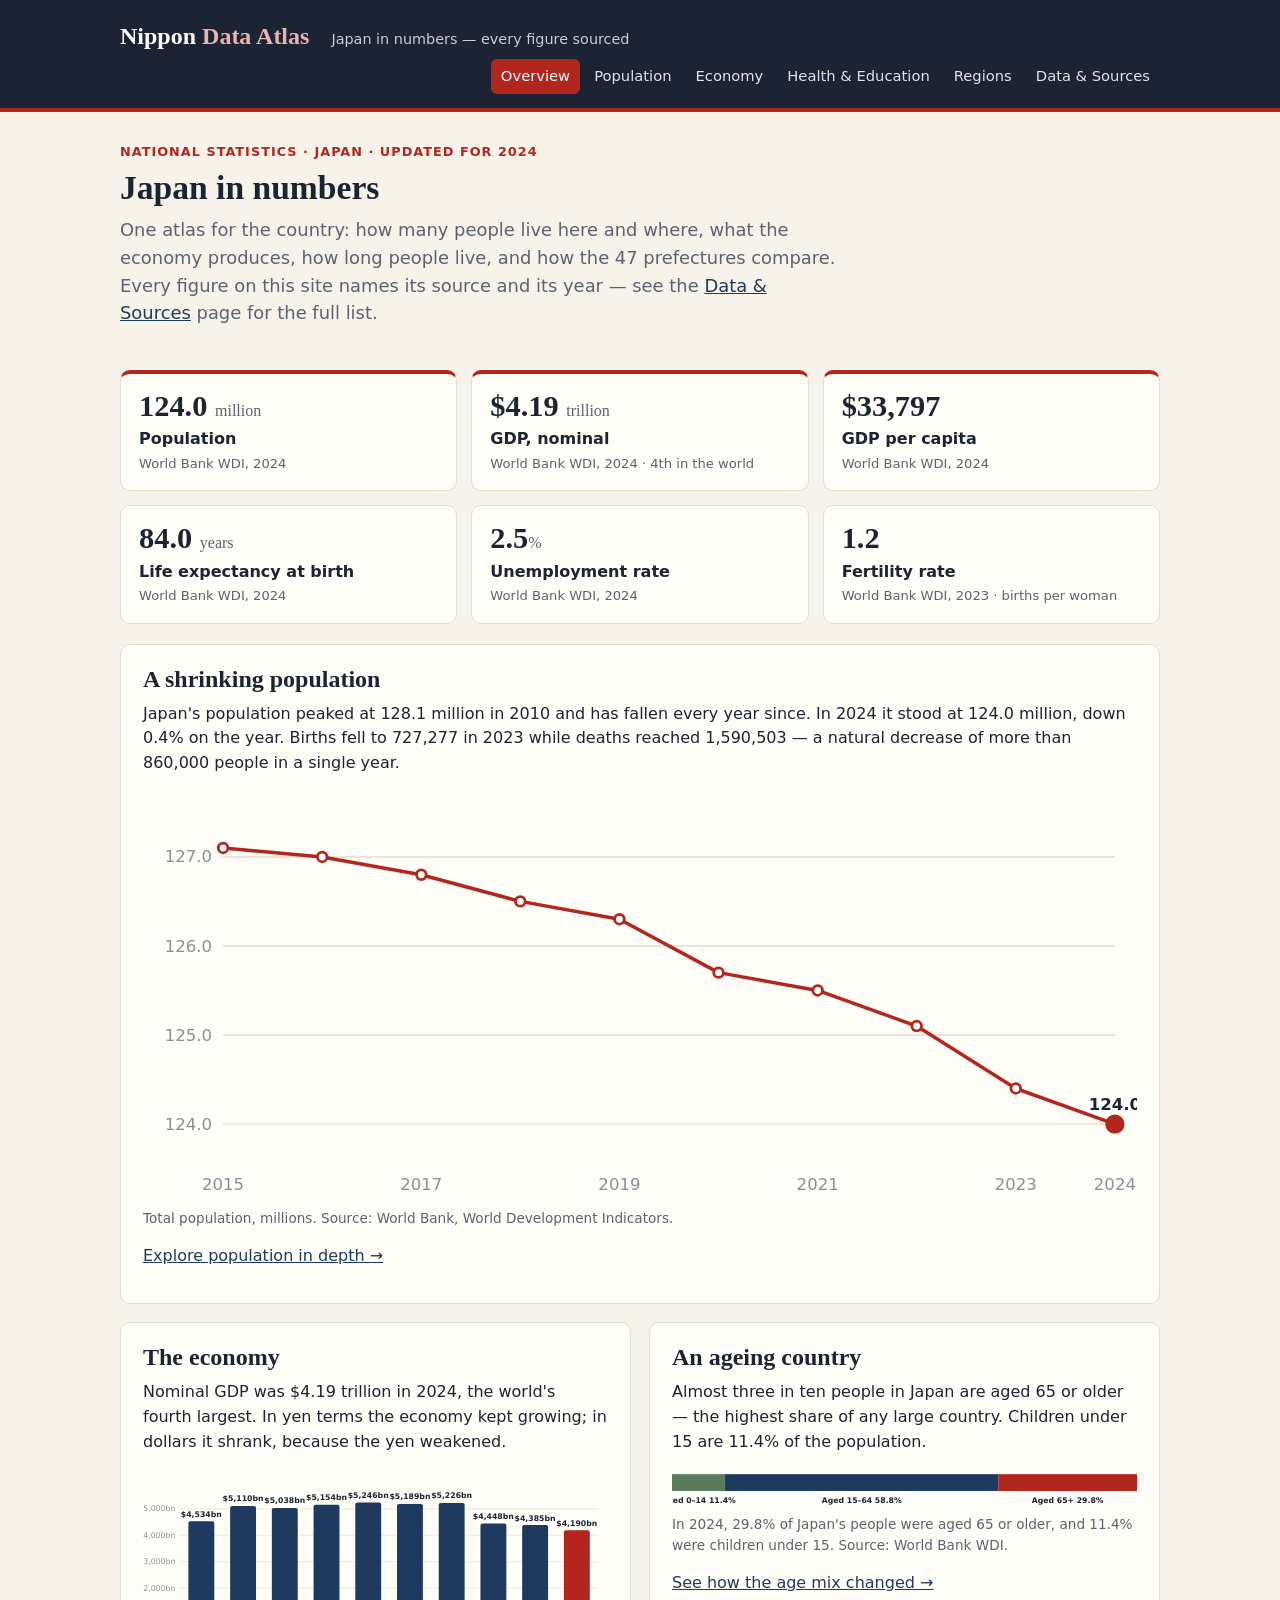
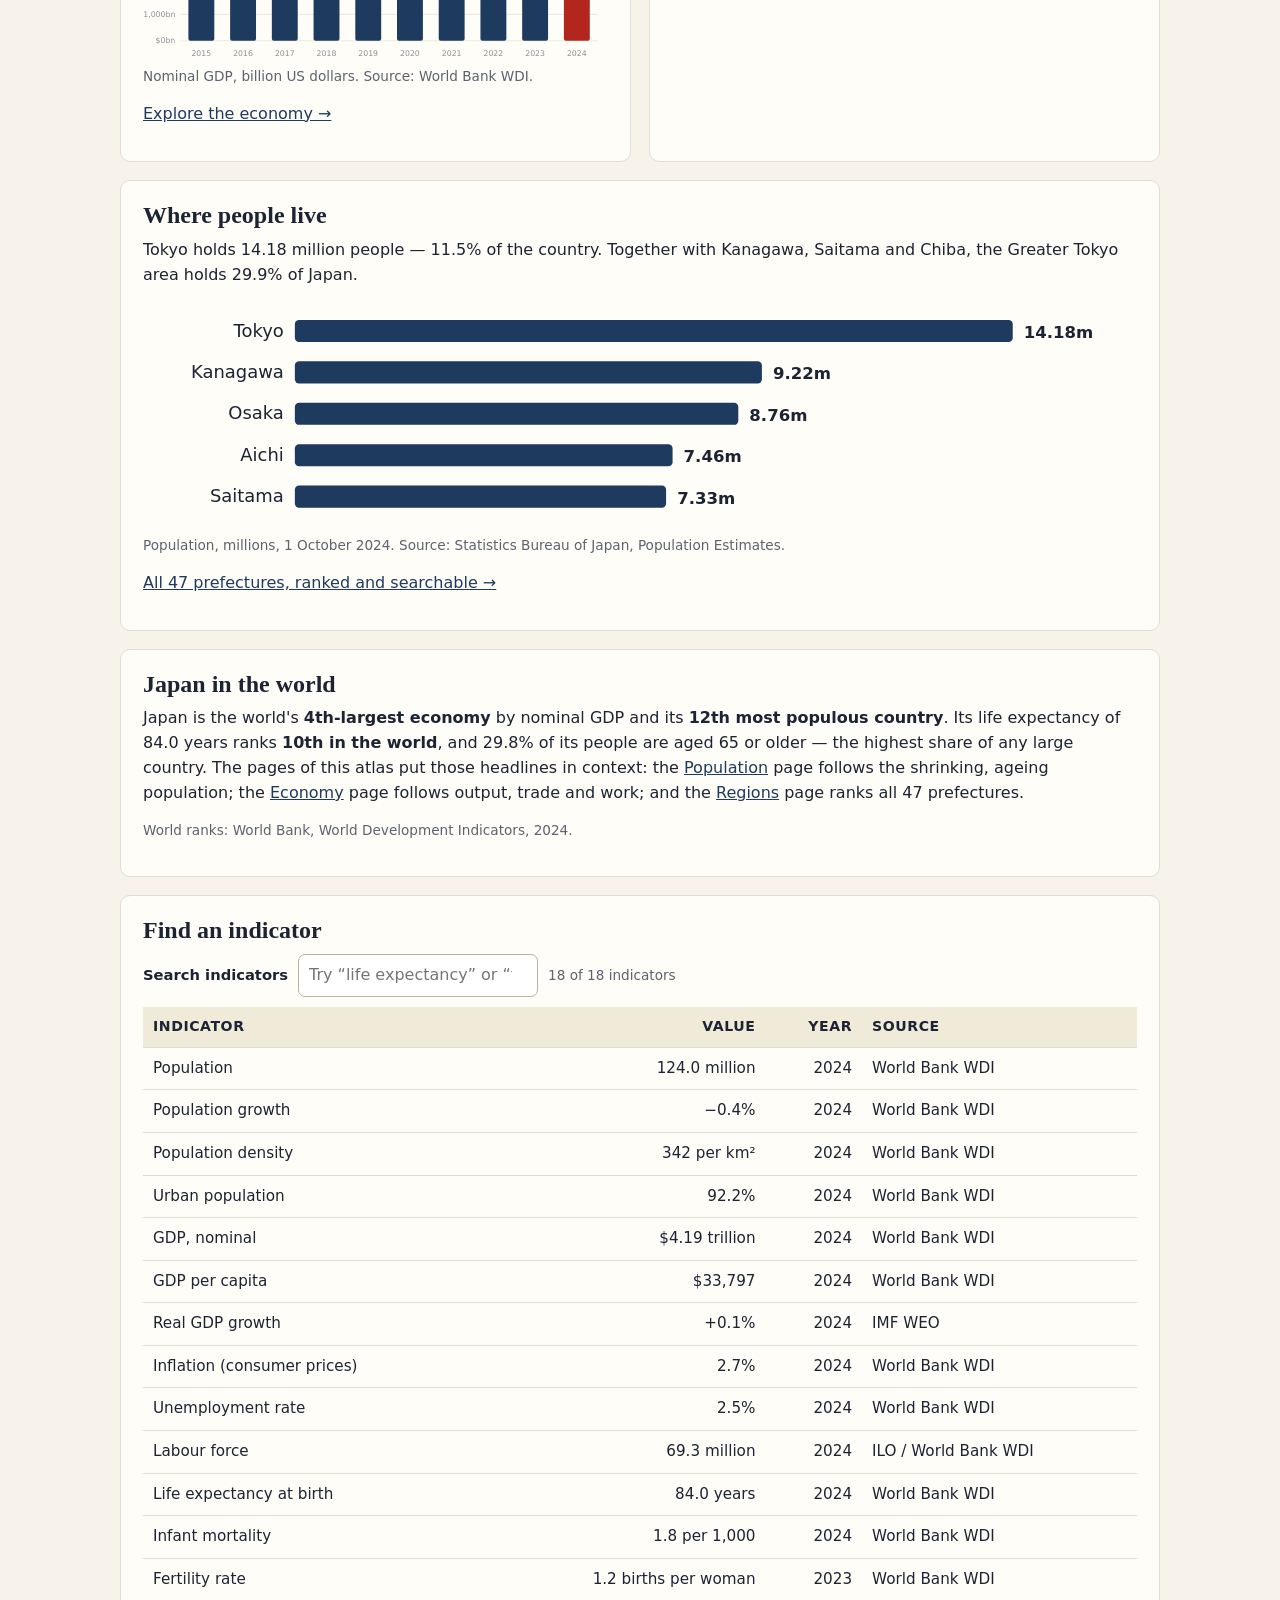
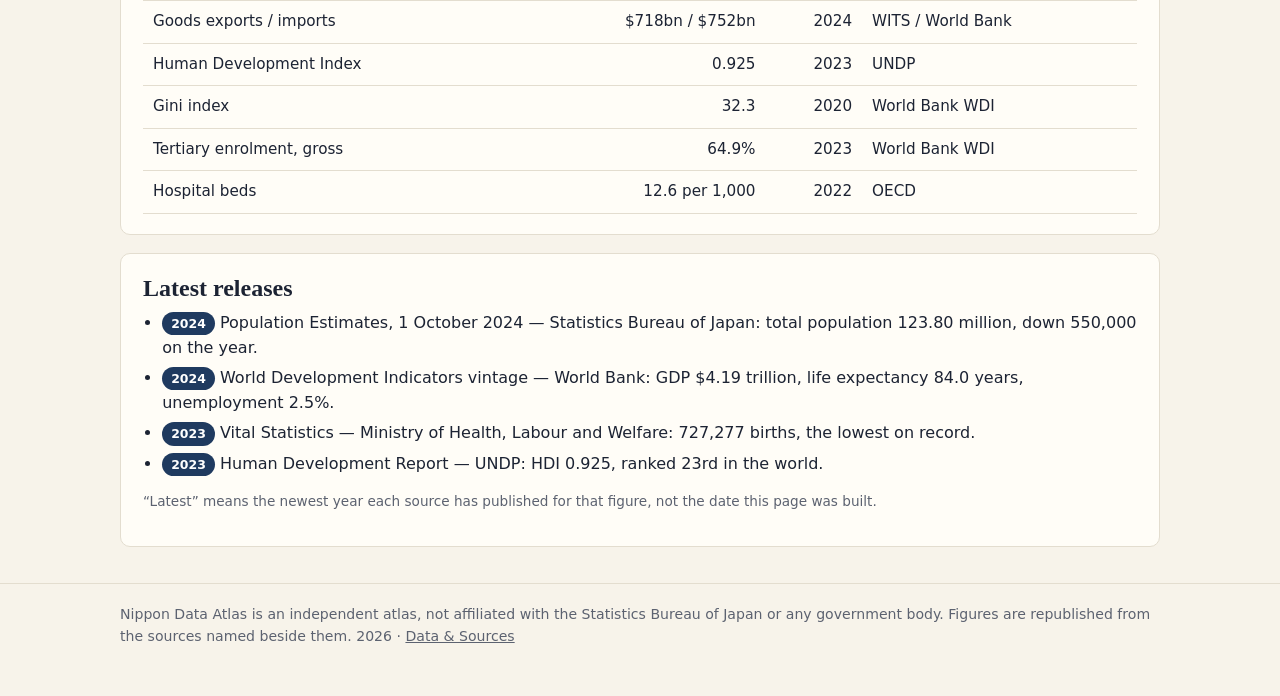
<file: app/index.html>
<!DOCTYPE html>
<html lang="en">
<head>
<meta charset="utf-8">
<meta name="viewport" content="width=device-width, initial-scale=1">
<title>Nippon Data Atlas — Japan in numbers</title>
<meta name="description" content="Japan's population, economy, health, education and regions in one place. Every figure carries its source and year.">
<link rel="stylesheet" href="style.css">
<script src="data.js" defer></script>
<script src="charts.js" defer></script>
<script src="app.js" defer></script>
</head>
<body>
<header class="site-head">
  <div class="wrap">
    <a class="brand" href="index.html">Nippon <em>Data Atlas</em></a>
    <span class="tagline">Japan in numbers — every figure sourced</span>
    <nav class="main-nav" aria-label="Sections">
      <a href="index.html" aria-current="page">Overview</a>
      <a href="population.html">Population</a>
      <a href="economy.html">Economy</a>
      <a href="health.html">Health &amp; Education</a>
      <a href="regions.html">Regions</a>
      <a href="data.html">Data &amp; Sources</a>
    </nav>
  </div>
</header>

<main class="wrap">
  <section class="hero">
    <p class="kicker">National statistics · Japan · Updated for 2024</p>
    <h1>Japan in numbers</h1>
    <p class="lede">One atlas for the country: how many people live here and where, what the
    economy produces, how long people live, and how the 47 prefectures compare.
    Every figure on this site names its source and its year — see the
    <a href="data.html">Data &amp; Sources</a> page for the full list.</p>
  </section>

  <section class="stats" aria-label="Key indicators">
    <div class="stat accent">
      <div class="value">124.0 <small>million</small></div>
      <div class="label">Population</div>
      <div class="source">World Bank WDI, 2024</div>
    </div>
    <div class="stat accent">
      <div class="value">$4.19 <small>trillion</small></div>
      <div class="label">GDP, nominal</div>
      <div class="source">World Bank WDI, 2024 · 4th in the world</div>
    </div>
    <div class="stat accent">
      <div class="value">$33,797</div>
      <div class="label">GDP per capita</div>
      <div class="source">World Bank WDI, 2024</div>
    </div>
    <div class="stat">
      <div class="value">84.0 <small>years</small></div>
      <div class="label">Life expectancy at birth</div>
      <div class="source">World Bank WDI, 2024</div>
    </div>
    <div class="stat">
      <div class="value">2.5<small>%</small></div>
      <div class="label">Unemployment rate</div>
      <div class="source">World Bank WDI, 2024</div>
    </div>
    <div class="stat">
      <div class="value">1.2</div>
      <div class="label">Fertility rate</div>
      <div class="source">World Bank WDI, 2023 · births per woman</div>
    </div>
  </section>

  <section class="panel">
    <h2>A shrinking population</h2>
    <p>Japan's population peaked at 128.1 million in 2010 and has fallen every year
    since. In 2024 it stood at 124.0 million, down 0.4% on the year. Births fell to
    727,277 in 2023 while deaths reached 1,590,503 — a natural decrease of more than
    860,000 people in a single year.</p>
    <div class="chart" id="pop-chart"></div>
    <p class="fine">Total population, millions. Source: World Bank, World Development Indicators.</p>
    <p><a href="population.html">Explore population in depth →</a></p>
  </section>

  <div class="two-col">
    <section class="panel">
      <h2>The economy</h2>
      <p>Nominal GDP was $4.19 trillion in 2024, the world's fourth largest. In yen
      terms the economy kept growing; in dollars it shrank, because the yen weakened.</p>
      <div class="chart" id="gdp-chart"></div>
      <p class="fine">Nominal GDP, billion US dollars. Source: World Bank WDI.</p>
      <p><a href="economy.html">Explore the economy →</a></p>
    </section>
    <section class="panel">
      <h2>An ageing country</h2>
      <p>Almost three in ten people in Japan are aged 65 or older — the highest share
      of any large country. Children under 15 are 11.4% of the population.</p>
      <div class="chart" id="age-chart"></div>
      <p class="fine" id="age-note"></p>
      <p><a href="population.html">See how the age mix changed →</a></p>
    </section>
  </div>

  <section class="panel">
    <h2>Where people live</h2>
    <p>Tokyo holds 14.18 million people — 11.5% of the country. Together with
    Kanagawa, Saitama and Chiba, the Greater Tokyo area holds 29.9% of Japan.</p>
    <div class="chart" id="top-prefectures"></div>
    <p class="fine">Population, millions, 1 October 2024. Source: Statistics Bureau of Japan, Population Estimates.</p>
    <p><a href="regions.html">All 47 prefectures, ranked and searchable →</a></p>
  </section>

  <section class="panel">
    <h2>Japan in the world</h2>
    <p>Japan is the world's <strong>4th-largest economy</strong> by nominal GDP and
    its <strong>12th most populous country</strong>. Its life expectancy of 84.0
    years ranks <strong>10th in the world</strong>, and 29.8% of its people are
    aged 65 or older — the highest share of any large country. The pages of this
    atlas put those headlines in context: the <a href="population.html">Population</a>
    page follows the shrinking, ageing population; the
    <a href="economy.html">Economy</a> page follows output, trade and work; and the
    <a href="regions.html">Regions</a> page ranks all 47 prefectures.</p>
    <p class="fine">World ranks: World Bank, World Development Indicators, 2024.</p>
  </section>

  <section class="panel">
    <h2>Find an indicator</h2>
    <div class="controls">
      <label for="indicator-search">Search indicators</label>
      <input type="search" id="indicator-search" placeholder="Try “life expectancy” or “trade”…" aria-label="Search indicators">
      <span class="fine" id="indicator-count">18 of 18 indicators</span>
    </div>
    <div class="table-scroll">
      <table>
        <thead><tr><th>Indicator</th><th class="num">Value</th><th class="num">Year</th><th>Source</th></tr></thead>
        <tbody id="indicator-list">
          <tr data-name="population"><td>Population</td><td class="num">124.0 million</td><td class="num">2024</td><td>World Bank WDI</td></tr>
          <tr data-name="population growth"><td>Population growth</td><td class="num">−0.4%</td><td class="num">2024</td><td>World Bank WDI</td></tr>
          <tr data-name="population density"><td>Population density</td><td class="num">342 per km²</td><td class="num">2024</td><td>World Bank WDI</td></tr>
          <tr data-name="urban population"><td>Urban population</td><td class="num">92.2%</td><td class="num">2024</td><td>World Bank WDI</td></tr>
          <tr data-name="gdp nominal"><td>GDP, nominal</td><td class="num">$4.19 trillion</td><td class="num">2024</td><td>World Bank WDI</td></tr>
          <tr data-name="gdp per capita"><td>GDP per capita</td><td class="num">$33,797</td><td class="num">2024</td><td>World Bank WDI</td></tr>
          <tr data-name="gdp growth real"><td>Real GDP growth</td><td class="num">+0.1%</td><td class="num">2024</td><td>IMF WEO</td></tr>
          <tr data-name="inflation consumer prices"><td>Inflation (consumer prices)</td><td class="num">2.7%</td><td class="num">2024</td><td>World Bank WDI</td></tr>
          <tr data-name="unemployment"><td>Unemployment rate</td><td class="num">2.5%</td><td class="num">2024</td><td>World Bank WDI</td></tr>
          <tr data-name="labour force participation"><td>Labour force</td><td class="num">69.3 million</td><td class="num">2024</td><td>ILO / World Bank WDI</td></tr>
          <tr data-name="life expectancy"><td>Life expectancy at birth</td><td class="num">84.0 years</td><td class="num">2024</td><td>World Bank WDI</td></tr>
          <tr data-name="infant mortality"><td>Infant mortality</td><td class="num">1.8 per 1,000</td><td class="num">2024</td><td>World Bank WDI</td></tr>
          <tr data-name="fertility rate births"><td>Fertility rate</td><td class="num">1.2 births per woman</td><td class="num">2023</td><td>World Bank WDI</td></tr>
          <tr data-name="trade exports imports deficit"><td>Goods exports / imports</td><td class="num">$718bn / $752bn</td><td class="num">2024</td><td>WITS / World Bank</td></tr>
          <tr data-name="human development index hdi"><td>Human Development Index</td><td class="num">0.925</td><td class="num">2023</td><td>UNDP</td></tr>
          <tr data-name="gini inequality"><td>Gini index</td><td class="num">32.3</td><td class="num">2020</td><td>World Bank WDI</td></tr>
          <tr data-name="education schooling tertiary"><td>Tertiary enrolment, gross</td><td class="num">64.9%</td><td class="num">2023</td><td>World Bank WDI</td></tr>
          <tr data-name="hospital beds physicians health"><td>Hospital beds</td><td class="num">12.6 per 1,000</td><td class="num">2022</td><td>OECD</td></tr>
        </tbody>
      </table>
    </div>
    <p class="fine" id="indicator-empty" style="display:none">No indicator matches that search.</p>
  </section>

  <section class="panel">
    <h2>Latest releases</h2>
    <ul class="tight">
      <li><span class="pill">2024</span> Population Estimates, 1 October 2024 — Statistics Bureau of Japan: total population 123.80 million, down 550,000 on the year.</li>
      <li><span class="pill">2024</span> World Development Indicators vintage — World Bank: GDP $4.19 trillion, life expectancy 84.0 years, unemployment 2.5%.</li>
      <li><span class="pill">2023</span> Vital Statistics — Ministry of Health, Labour and Welfare: 727,277 births, the lowest on record.</li>
      <li><span class="pill">2023</span> Human Development Report — UNDP: HDI 0.925, ranked 23rd in the world.</li>
    </ul>
    <p class="fine">“Latest” means the newest year each source has published for that figure, not the date this page was built.</p>
  </section>
</main>

<footer class="site-foot">
  <div class="wrap">
    <p>Nippon Data Atlas is an independent atlas, not affiliated with the Statistics
    Bureau of Japan or any government body. Figures are republished from the sources
    named beside them. <span id="site-year">2026</span> · <a href="data.html">Data &amp; Sources</a></p>
  </div>
</footer>
</body>
</html>
</file>
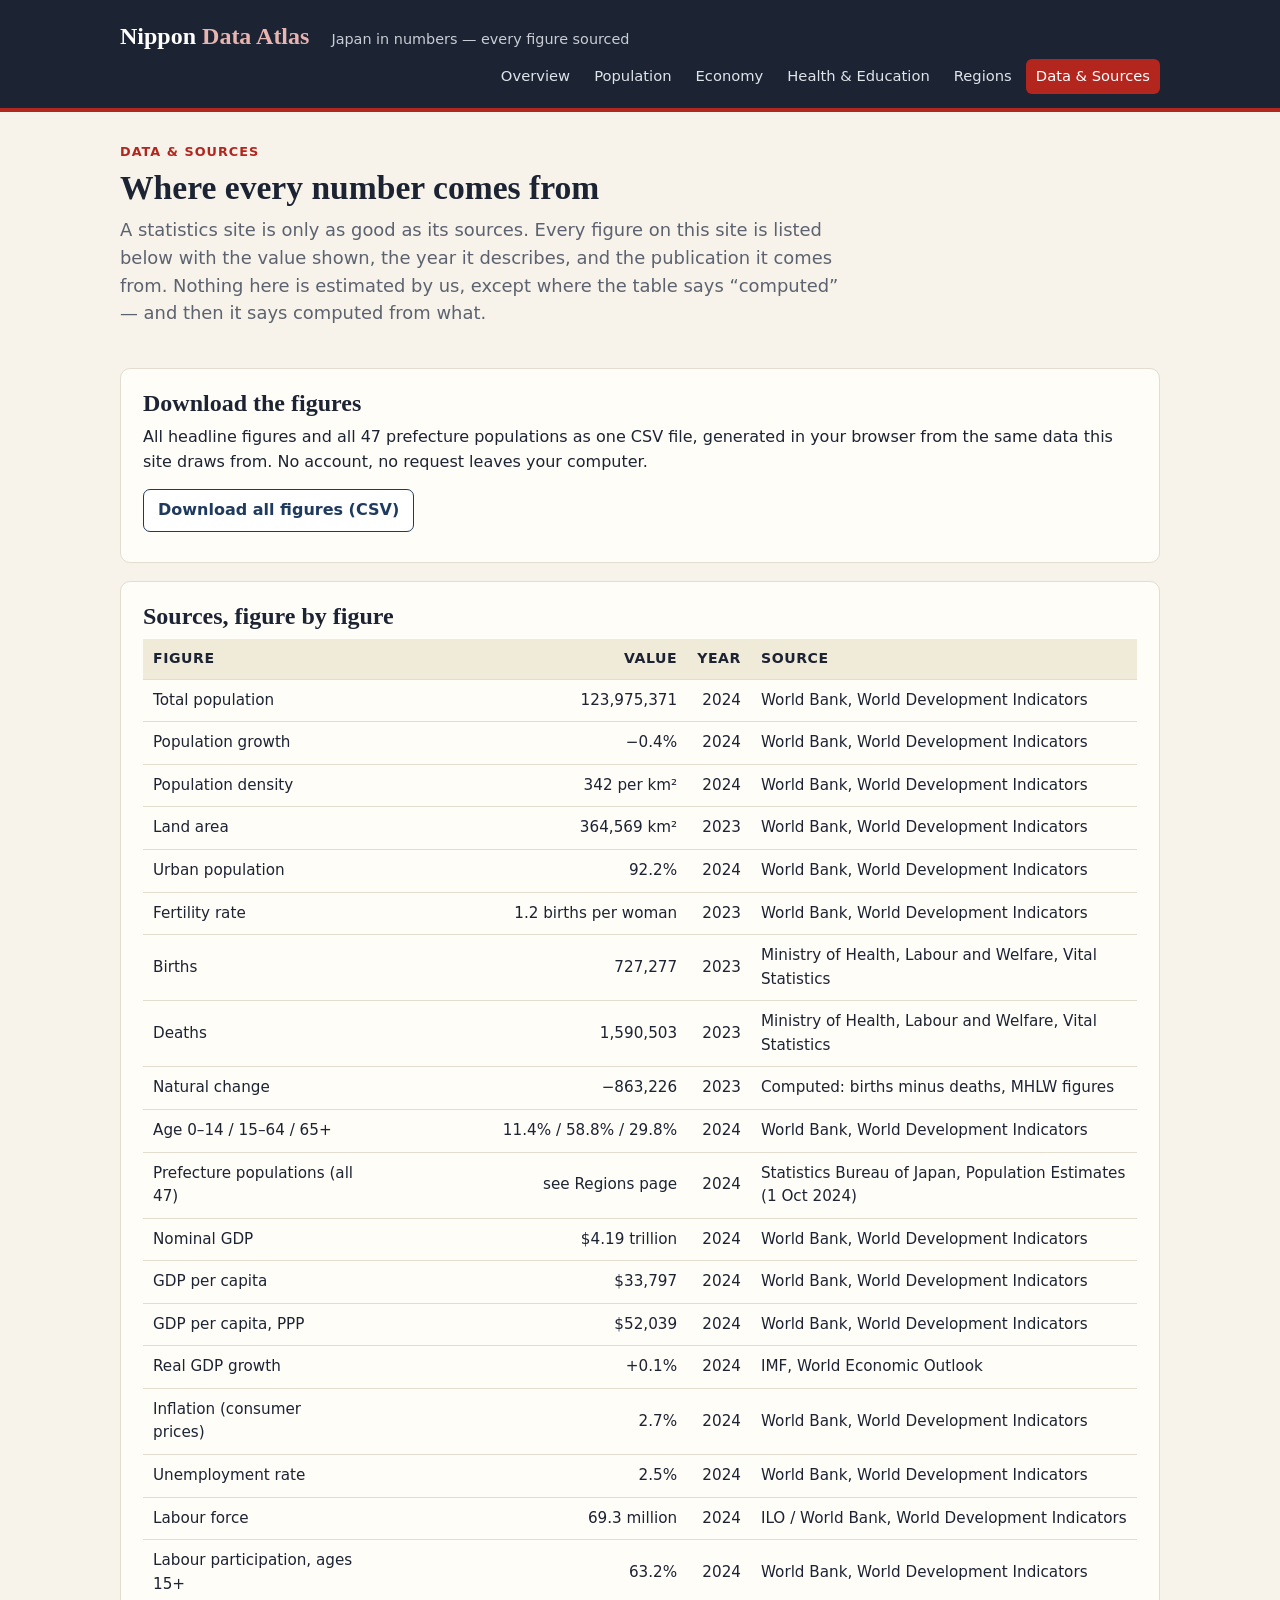
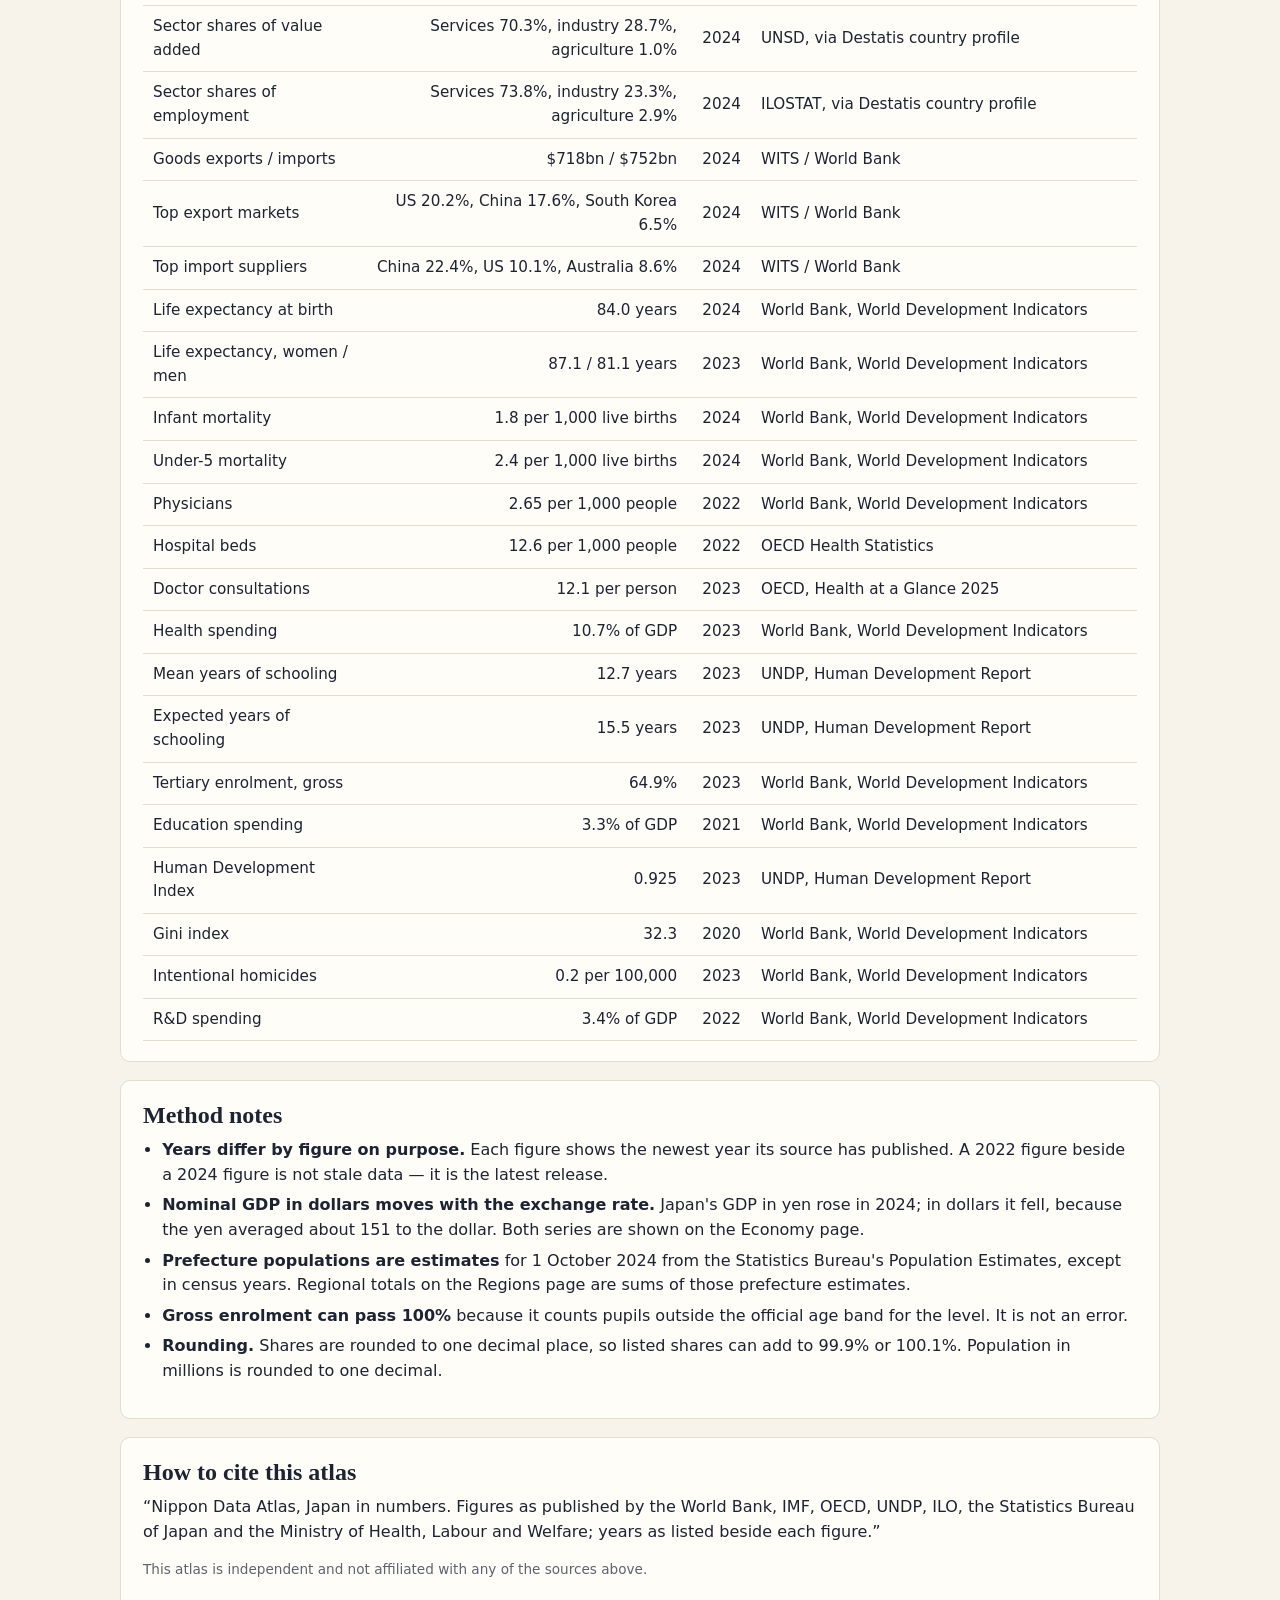
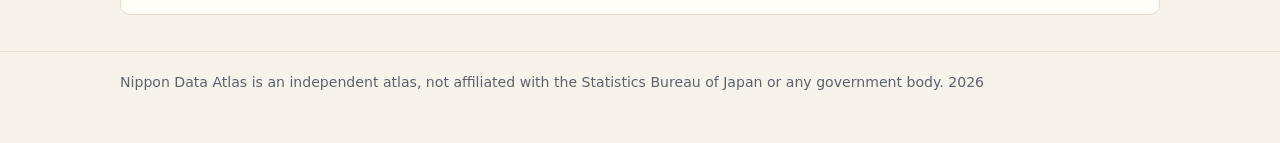
<file: app/data.html>
<!DOCTYPE html>
<html lang="en">
<head>
<meta charset="utf-8">
<meta name="viewport" content="width=device-width, initial-scale=1">
<title>Data &amp; Sources — Nippon Data Atlas</title>
<meta name="description" content="Every figure on Nippon Data Atlas with its source, year and definition — and a CSV download of the full dataset.">
<link rel="stylesheet" href="style.css">
<script src="data.js" defer></script>
<script src="charts.js" defer></script>
<script src="app.js" defer></script>
</head>
<body>
<header class="site-head">
  <div class="wrap">
    <a class="brand" href="index.html">Nippon <em>Data Atlas</em></a>
    <span class="tagline">Japan in numbers — every figure sourced</span>
    <nav class="main-nav" aria-label="Sections">
      <a href="index.html">Overview</a>
      <a href="population.html">Population</a>
      <a href="economy.html">Economy</a>
      <a href="health.html">Health &amp; Education</a>
      <a href="regions.html">Regions</a>
      <a href="data.html" aria-current="page">Data &amp; Sources</a>
    </nav>
  </div>
</header>

<main class="wrap">
  <section class="hero">
    <p class="kicker">Data &amp; Sources</p>
    <h1>Where every number comes from</h1>
    <p class="lede">A statistics site is only as good as its sources. Every figure on this
    site is listed below with the value shown, the year it describes, and the
    publication it comes from. Nothing here is estimated by us, except where the
    table says “computed” — and then it says computed from what.</p>
  </section>

  <section class="panel">
    <h2>Download the figures</h2>
    <p>All headline figures and all 47 prefecture populations as one CSV file,
    generated in your browser from the same data this site draws from. No account,
    no request leaves your computer.</p>
    <div class="controls">
      <button type="button" id="download-csv">Download all figures (CSV)</button>
      <span class="fine" id="download-status"></span>
    </div>
  </section>

  <section class="panel">
    <h2>Sources, figure by figure</h2>
    <div class="table-scroll">
      <table>
        <thead><tr><th>Figure</th><th class="num">Value</th><th class="num">Year</th><th>Source</th></tr></thead>
        <tbody>
          <tr><td>Total population</td><td class="num">123,975,371</td><td class="num">2024</td><td>World Bank, World Development Indicators</td></tr>
          <tr><td>Population growth</td><td class="num">−0.4%</td><td class="num">2024</td><td>World Bank, World Development Indicators</td></tr>
          <tr><td>Population density</td><td class="num">342 per km²</td><td class="num">2024</td><td>World Bank, World Development Indicators</td></tr>
          <tr><td>Land area</td><td class="num">364,569 km²</td><td class="num">2023</td><td>World Bank, World Development Indicators</td></tr>
          <tr><td>Urban population</td><td class="num">92.2%</td><td class="num">2024</td><td>World Bank, World Development Indicators</td></tr>
          <tr><td>Fertility rate</td><td class="num">1.2 births per woman</td><td class="num">2023</td><td>World Bank, World Development Indicators</td></tr>
          <tr><td>Births</td><td class="num">727,277</td><td class="num">2023</td><td>Ministry of Health, Labour and Welfare, Vital Statistics</td></tr>
          <tr><td>Deaths</td><td class="num">1,590,503</td><td class="num">2023</td><td>Ministry of Health, Labour and Welfare, Vital Statistics</td></tr>
          <tr><td>Natural change</td><td class="num">−863,226</td><td class="num">2023</td><td>Computed: births minus deaths, MHLW figures</td></tr>
          <tr><td>Age 0–14 / 15–64 / 65+</td><td class="num">11.4% / 58.8% / 29.8%</td><td class="num">2024</td><td>World Bank, World Development Indicators</td></tr>
          <tr><td>Prefecture populations (all 47)</td><td class="num">see Regions page</td><td class="num">2024</td><td>Statistics Bureau of Japan, Population Estimates (1 Oct 2024)</td></tr>
          <tr><td>Nominal GDP</td><td class="num">$4.19 trillion</td><td class="num">2024</td><td>World Bank, World Development Indicators</td></tr>
          <tr><td>GDP per capita</td><td class="num">$33,797</td><td class="num">2024</td><td>World Bank, World Development Indicators</td></tr>
          <tr><td>GDP per capita, PPP</td><td class="num">$52,039</td><td class="num">2024</td><td>World Bank, World Development Indicators</td></tr>
          <tr><td>Real GDP growth</td><td class="num">+0.1%</td><td class="num">2024</td><td>IMF, World Economic Outlook</td></tr>
          <tr><td>Inflation (consumer prices)</td><td class="num">2.7%</td><td class="num">2024</td><td>World Bank, World Development Indicators</td></tr>
          <tr><td>Unemployment rate</td><td class="num">2.5%</td><td class="num">2024</td><td>World Bank, World Development Indicators</td></tr>
          <tr><td>Labour force</td><td class="num">69.3 million</td><td class="num">2024</td><td>ILO / World Bank, World Development Indicators</td></tr>
          <tr><td>Labour participation, ages 15+</td><td class="num">63.2%</td><td class="num">2024</td><td>World Bank, World Development Indicators</td></tr>
          <tr><td>Sector shares of value added</td><td class="num">Services 70.3%, industry 28.7%, agriculture 1.0%</td><td class="num">2024</td><td>UNSD, via Destatis country profile</td></tr>
          <tr><td>Sector shares of employment</td><td class="num">Services 73.8%, industry 23.3%, agriculture 2.9%</td><td class="num">2024</td><td>ILOSTAT, via Destatis country profile</td></tr>
          <tr><td>Goods exports / imports</td><td class="num">$718bn / $752bn</td><td class="num">2024</td><td>WITS / World Bank</td></tr>
          <tr><td>Top export markets</td><td class="num">US 20.2%, China 17.6%, South Korea 6.5%</td><td class="num">2024</td><td>WITS / World Bank</td></tr>
          <tr><td>Top import suppliers</td><td class="num">China 22.4%, US 10.1%, Australia 8.6%</td><td class="num">2024</td><td>WITS / World Bank</td></tr>
          <tr><td>Life expectancy at birth</td><td class="num">84.0 years</td><td class="num">2024</td><td>World Bank, World Development Indicators</td></tr>
          <tr><td>Life expectancy, women / men</td><td class="num">87.1 / 81.1 years</td><td class="num">2023</td><td>World Bank, World Development Indicators</td></tr>
          <tr><td>Infant mortality</td><td class="num">1.8 per 1,000 live births</td><td class="num">2024</td><td>World Bank, World Development Indicators</td></tr>
          <tr><td>Under-5 mortality</td><td class="num">2.4 per 1,000 live births</td><td class="num">2024</td><td>World Bank, World Development Indicators</td></tr>
          <tr><td>Physicians</td><td class="num">2.65 per 1,000 people</td><td class="num">2022</td><td>World Bank, World Development Indicators</td></tr>
          <tr><td>Hospital beds</td><td class="num">12.6 per 1,000 people</td><td class="num">2022</td><td>OECD Health Statistics</td></tr>
          <tr><td>Doctor consultations</td><td class="num">12.1 per person</td><td class="num">2023</td><td>OECD, Health at a Glance 2025</td></tr>
          <tr><td>Health spending</td><td class="num">10.7% of GDP</td><td class="num">2023</td><td>World Bank, World Development Indicators</td></tr>
          <tr><td>Mean years of schooling</td><td class="num">12.7 years</td><td class="num">2023</td><td>UNDP, Human Development Report</td></tr>
          <tr><td>Expected years of schooling</td><td class="num">15.5 years</td><td class="num">2023</td><td>UNDP, Human Development Report</td></tr>
          <tr><td>Tertiary enrolment, gross</td><td class="num">64.9%</td><td class="num">2023</td><td>World Bank, World Development Indicators</td></tr>
          <tr><td>Education spending</td><td class="num">3.3% of GDP</td><td class="num">2021</td><td>World Bank, World Development Indicators</td></tr>
          <tr><td>Human Development Index</td><td class="num">0.925</td><td class="num">2023</td><td>UNDP, Human Development Report</td></tr>
          <tr><td>Gini index</td><td class="num">32.3</td><td class="num">2020</td><td>World Bank, World Development Indicators</td></tr>
          <tr><td>Intentional homicides</td><td class="num">0.2 per 100,000</td><td class="num">2023</td><td>World Bank, World Development Indicators</td></tr>
          <tr><td>R&amp;D spending</td><td class="num">3.4% of GDP</td><td class="num">2022</td><td>World Bank, World Development Indicators</td></tr>
        </tbody>
      </table>
    </div>
  </section>

  <section class="panel">
    <h2>Method notes</h2>
    <ul class="tight">
      <li><strong>Years differ by figure on purpose.</strong> Each figure shows the newest year its source has published. A 2022 figure beside a 2024 figure is not stale data — it is the latest release.</li>
      <li><strong>Nominal GDP in dollars moves with the exchange rate.</strong> Japan's GDP in yen rose in 2024; in dollars it fell, because the yen averaged about 151 to the dollar. Both series are shown on the Economy page.</li>
      <li><strong>Prefecture populations are estimates</strong> for 1 October 2024 from the Statistics Bureau's Population Estimates, except in census years. Regional totals on the Regions page are sums of those prefecture estimates.</li>
      <li><strong>Gross enrolment can pass 100%</strong> because it counts pupils outside the official age band for the level. It is not an error.</li>
      <li><strong>Rounding.</strong> Shares are rounded to one decimal place, so listed shares can add to 99.9% or 100.1%. Population in millions is rounded to one decimal.</li>
    </ul>
  </section>

  <section class="panel">
    <h2>How to cite this atlas</h2>
    <p>“Nippon Data Atlas, Japan in numbers. Figures as published by the World Bank,
    IMF, OECD, UNDP, ILO, the Statistics Bureau of Japan and the Ministry of Health,
    Labour and Welfare; years as listed beside each figure.”</p>
    <p class="fine">This atlas is independent and not affiliated with any of the sources above.</p>
  </section>
</main>

<footer class="site-foot">
  <div class="wrap">
    <p>Nippon Data Atlas is an independent atlas, not affiliated with the Statistics
    Bureau of Japan or any government body. <span id="site-year">2026</span></p>
  </div>
</footer>
</body>
</html>
</file>
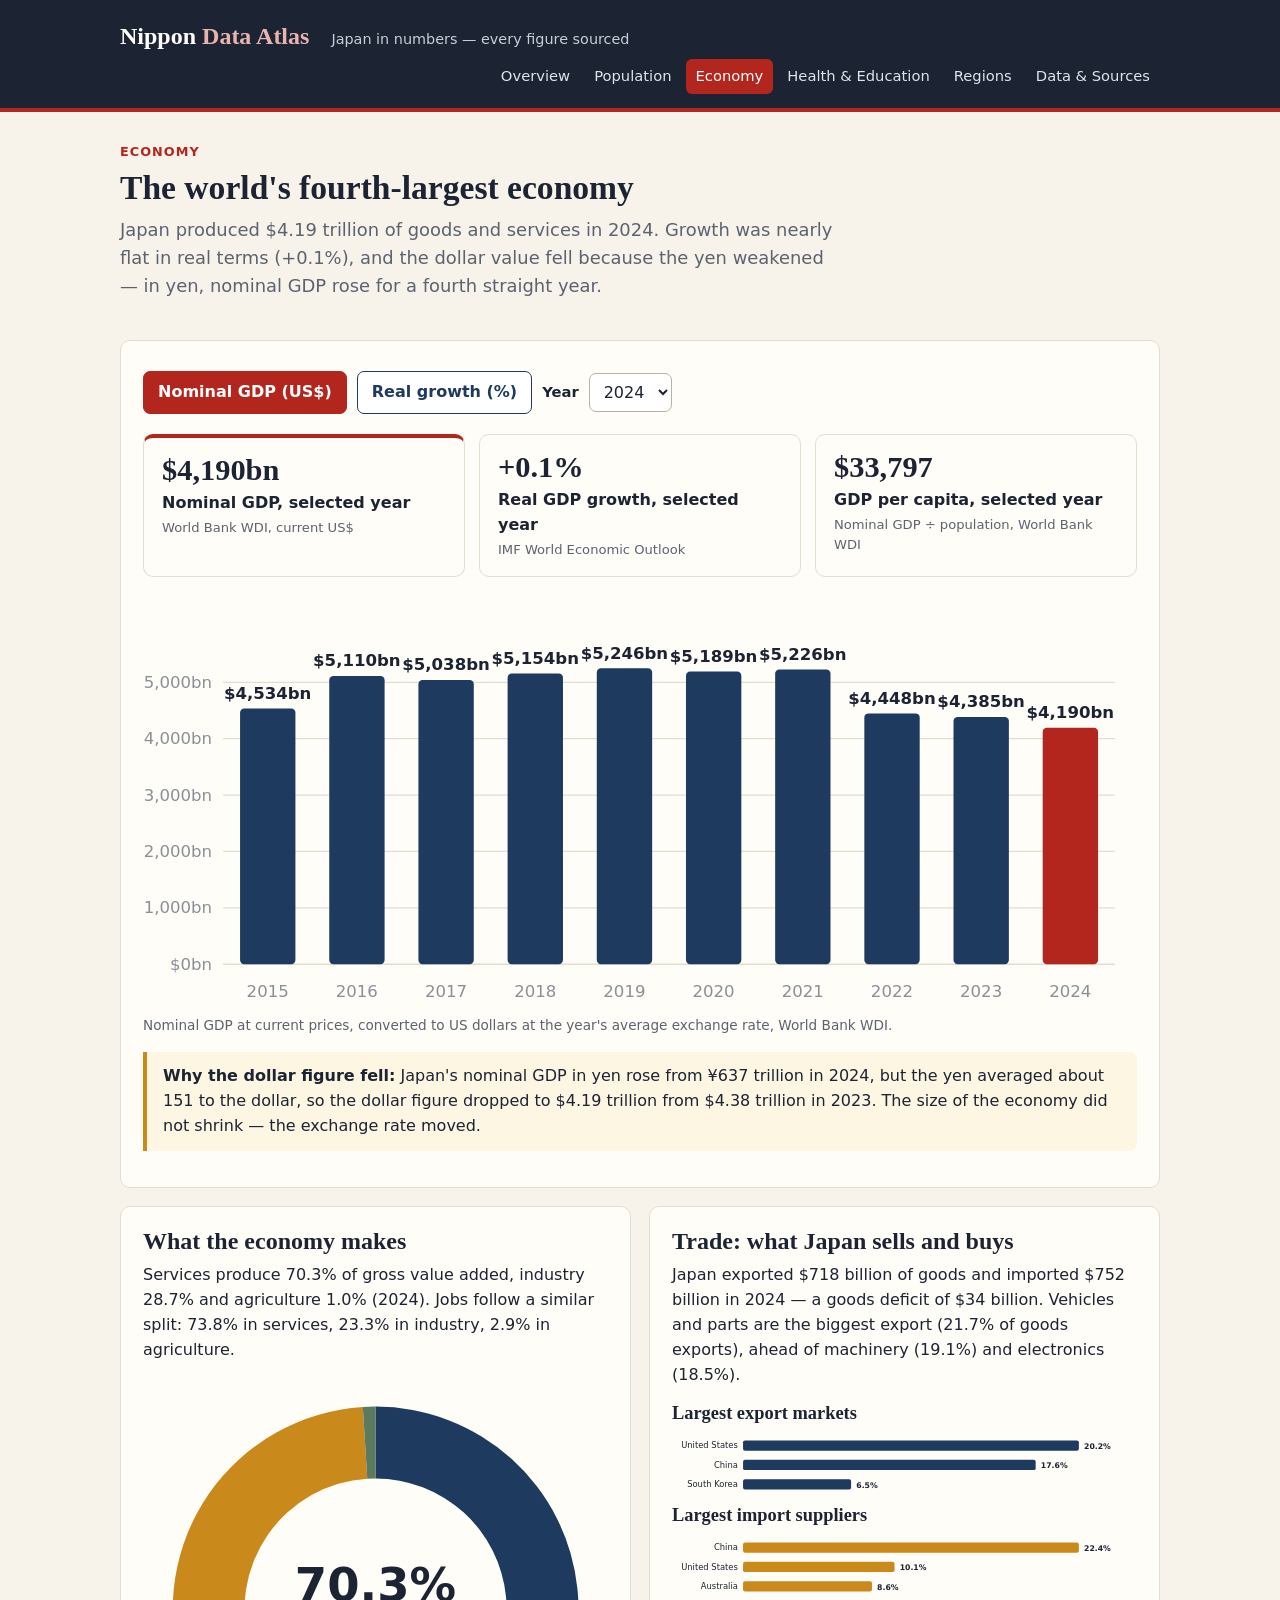
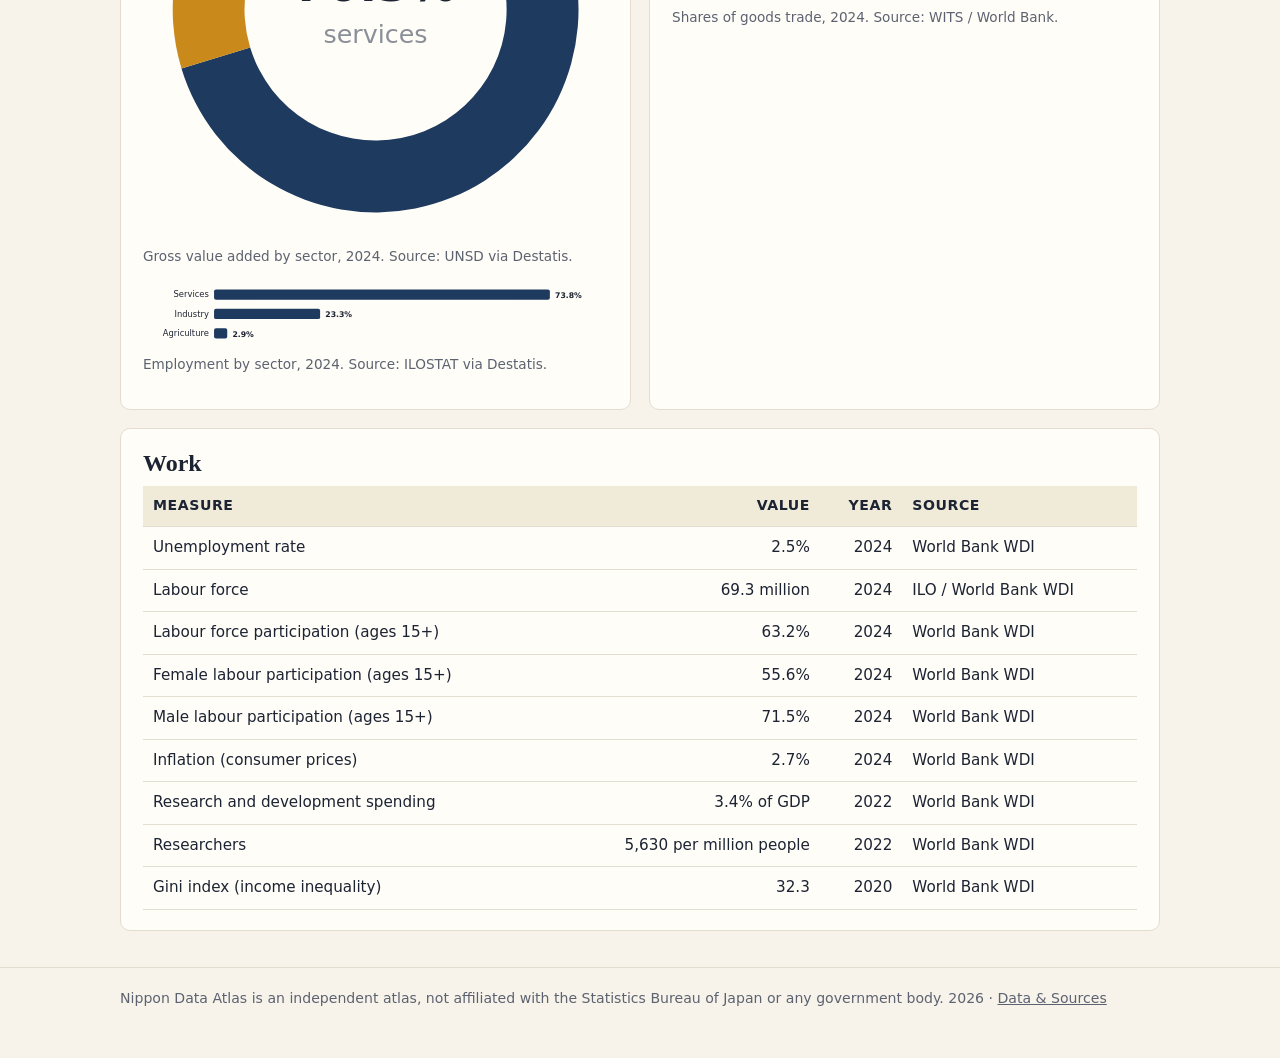
<file: app/economy.html>
<!DOCTYPE html>
<html lang="en">
<head>
<meta charset="utf-8">
<meta name="viewport" content="width=device-width, initial-scale=1">
<title>Economy — Nippon Data Atlas</title>
<meta name="description" content="Japan's GDP, growth, sectors, trade and labour market. Every figure sourced.">
<link rel="stylesheet" href="style.css">
<script src="data.js" defer></script>
<script src="charts.js" defer></script>
<script src="app.js" defer></script>
</head>
<body>
<header class="site-head">
  <div class="wrap">
    <a class="brand" href="index.html">Nippon <em>Data Atlas</em></a>
    <span class="tagline">Japan in numbers — every figure sourced</span>
    <nav class="main-nav" aria-label="Sections">
      <a href="index.html">Overview</a>
      <a href="population.html">Population</a>
      <a href="economy.html" aria-current="page">Economy</a>
      <a href="health.html">Health &amp; Education</a>
      <a href="regions.html">Regions</a>
      <a href="data.html">Data &amp; Sources</a>
    </nav>
  </div>
</header>

<main class="wrap">
  <section class="hero">
    <p class="kicker">Economy</p>
    <h1>The world's fourth-largest economy</h1>
    <p class="lede">Japan produced $4.19 trillion of goods and services in 2024. Growth was
    nearly flat in real terms (+0.1%), and the dollar value fell because the yen
    weakened — in yen, nominal GDP rose for a fourth straight year.</p>
  </section>

  <section class="panel">
    <div class="controls" role="group" aria-label="GDP chart view">
      <button type="button" data-gdp-mode="nominal" class="active" aria-pressed="true">Nominal GDP (US$)</button>
      <button type="button" data-gdp-mode="growth" aria-pressed="false">Real growth (%)</button>
      <label for="gdp-year">Year</label>
      <select id="gdp-year">
        <option value="2015">2015</option>
        <option value="2016">2016</option>
        <option value="2017">2017</option>
        <option value="2018">2018</option>
        <option value="2019">2019</option>
        <option value="2020">2020</option>
        <option value="2021">2021</option>
        <option value="2022">2022</option>
        <option value="2023">2023</option>
        <option value="2024" selected>2024</option>
      </select>
    </div>
    <div class="stats">
      <div class="stat accent">
        <div class="value" id="gdp-year-value">$4,190bn</div>
        <div class="label">Nominal GDP, selected year</div>
        <div class="source">World Bank WDI, current US$</div>
      </div>
      <div class="stat">
        <div class="value" id="gdp-year-growth">+0.1%</div>
        <div class="label">Real GDP growth, selected year</div>
        <div class="source">IMF World Economic Outlook</div>
      </div>
      <div class="stat">
        <div class="value" id="gdp-year-capita">$33,797</div>
        <div class="label">GDP per capita, selected year</div>
        <div class="source">Nominal GDP ÷ population, World Bank WDI</div>
      </div>
    </div>
    <div class="chart" id="gdp-chart"></div>
    <p class="fine" id="gdp-hint">Nominal GDP at current prices, converted to US dollars at the year's average exchange rate, World Bank WDI.</p>
    <div class="note"><p><strong>Why the dollar figure fell:</strong> Japan's nominal GDP in yen
    rose from ¥637 trillion in 2024, but the yen averaged about 151 to the dollar,
    so the dollar figure dropped to $4.19 trillion from $4.38 trillion in 2023.
    The size of the economy did not shrink — the exchange rate moved.</p></div>
  </section>

  <div class="two-col">
    <section class="panel">
      <h2>What the economy makes</h2>
      <p>Services produce 70.3% of gross value added, industry 28.7% and agriculture
      1.0% (2024). Jobs follow a similar split: 73.8% in services, 23.3% in industry,
      2.9% in agriculture.</p>
      <div class="chart" id="sector-donut"></div>
      <p class="fine">Gross value added by sector, 2024. Source: UNSD via Destatis.</p>
      <div class="chart" id="sector-jobs"></div>
      <p class="fine">Employment by sector, 2024. Source: ILOSTAT via Destatis.</p>
    </section>
    <section class="panel">
      <h2>Trade: what Japan sells and buys</h2>
      <p>Japan exported $718 billion of goods and imported $752 billion in 2024 — a
      goods deficit of $34 billion. Vehicles and parts are the biggest export
      (21.7% of goods exports), ahead of machinery (19.1%) and electronics (18.5%).</p>
      <h3>Largest export markets</h3>
      <div class="chart" id="export-markets"></div>
      <h3>Largest import suppliers</h3>
      <div class="chart" id="import-suppliers"></div>
      <p class="fine">Shares of goods trade, 2024. Source: WITS / World Bank.</p>
    </section>
  </div>

  <section class="panel">
    <h2>Work</h2>
    <div class="table-scroll">
      <table>
        <thead><tr><th>Measure</th><th class="num">Value</th><th class="num">Year</th><th>Source</th></tr></thead>
        <tbody>
          <tr><td>Unemployment rate</td><td class="num">2.5%</td><td class="num">2024</td><td>World Bank WDI</td></tr>
          <tr><td>Labour force</td><td class="num">69.3 million</td><td class="num">2024</td><td>ILO / World Bank WDI</td></tr>
          <tr><td>Labour force participation (ages 15+)</td><td class="num">63.2%</td><td class="num">2024</td><td>World Bank WDI</td></tr>
          <tr><td>Female labour participation (ages 15+)</td><td class="num">55.6%</td><td class="num">2024</td><td>World Bank WDI</td></tr>
          <tr><td>Male labour participation (ages 15+)</td><td class="num">71.5%</td><td class="num">2024</td><td>World Bank WDI</td></tr>
          <tr><td>Inflation (consumer prices)</td><td class="num">2.7%</td><td class="num">2024</td><td>World Bank WDI</td></tr>
          <tr><td>Research and development spending</td><td class="num">3.4% of GDP</td><td class="num">2022</td><td>World Bank WDI</td></tr>
          <tr><td>Researchers</td><td class="num">5,630 per million people</td><td class="num">2022</td><td>World Bank WDI</td></tr>
          <tr><td>Gini index (income inequality)</td><td class="num">32.3</td><td class="num">2020</td><td>World Bank WDI</td></tr>
        </tbody>
      </table>
    </div>
  </section>
</main>

<footer class="site-foot">
  <div class="wrap">
    <p>Nippon Data Atlas is an independent atlas, not affiliated with the Statistics
    Bureau of Japan or any government body. <span id="site-year">2026</span> · <a href="data.html">Data &amp; Sources</a></p>
  </div>
</footer>
</body>
</html>
</file>
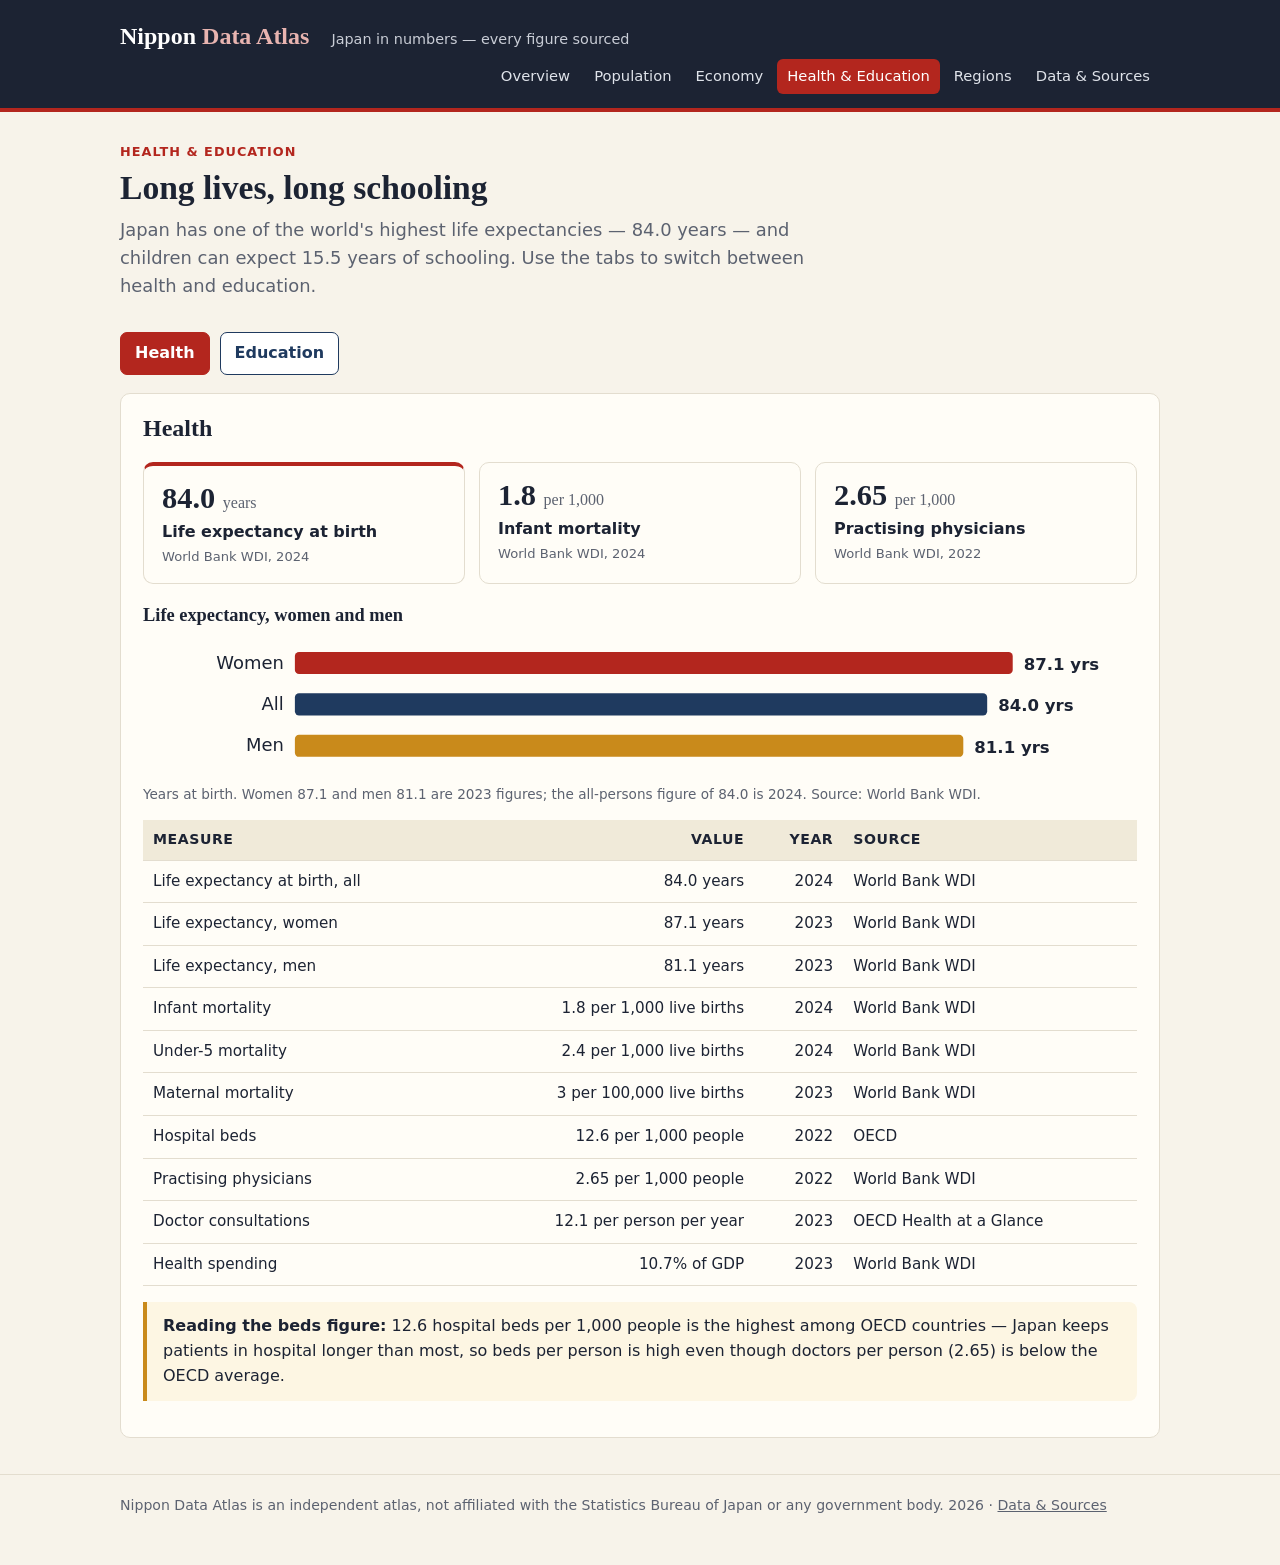
<file: app/health.html>
<!DOCTYPE html>
<html lang="en">
<head>
<meta charset="utf-8">
<meta name="viewport" content="width=device-width, initial-scale=1">
<title>Health &amp; Education — Nippon Data Atlas</title>
<meta name="description" content="Japan's life expectancy, mortality, doctors, hospitals, schooling and enrolment. Every figure sourced.">
<link rel="stylesheet" href="style.css">
<script src="data.js" defer></script>
<script src="charts.js" defer></script>
<script src="app.js" defer></script>
</head>
<body>
<header class="site-head">
  <div class="wrap">
    <a class="brand" href="index.html">Nippon <em>Data Atlas</em></a>
    <span class="tagline">Japan in numbers — every figure sourced</span>
    <nav class="main-nav" aria-label="Sections">
      <a href="index.html">Overview</a>
      <a href="population.html">Population</a>
      <a href="economy.html">Economy</a>
      <a href="health.html" aria-current="page">Health &amp; Education</a>
      <a href="regions.html">Regions</a>
      <a href="data.html">Data &amp; Sources</a>
    </nav>
  </div>
</header>

<main class="wrap">
  <section class="hero">
    <p class="kicker">Health &amp; Education</p>
    <h1>Long lives, long schooling</h1>
    <p class="lede">Japan has one of the world's highest life expectancies — 84.0 years — and
    children can expect 15.5 years of schooling. Use the tabs to switch between
    health and education.</p>
  </section>

  <div class="controls" role="group" aria-label="Choose topic">
    <button type="button" data-tab="health" class="active" aria-pressed="true">Health</button>
    <button type="button" data-tab="education" aria-pressed="false">Education</button>
  </div>

  <section class="panel" data-panel="health">
    <h2>Health</h2>
    <div class="stats">
      <div class="stat accent">
        <div class="value">84.0 <small>years</small></div>
        <div class="label">Life expectancy at birth</div>
        <div class="source">World Bank WDI, 2024</div>
      </div>
      <div class="stat">
        <div class="value">1.8 <small>per 1,000</small></div>
        <div class="label">Infant mortality</div>
        <div class="source">World Bank WDI, 2024</div>
      </div>
      <div class="stat">
        <div class="value">2.65 <small>per 1,000</small></div>
        <div class="label">Practising physicians</div>
        <div class="source">World Bank WDI, 2022</div>
      </div>
    </div>
    <h3>Life expectancy, women and men</h3>
    <div class="chart" id="life-chart"></div>
    <p class="fine">Years at birth. Women 87.1 and men 81.1 are 2023 figures; the all-persons
    figure of 84.0 is 2024. Source: World Bank WDI.</p>
    <div class="table-scroll">
      <table>
        <thead><tr><th>Measure</th><th class="num">Value</th><th class="num">Year</th><th>Source</th></tr></thead>
        <tbody>
          <tr><td>Life expectancy at birth, all</td><td class="num">84.0 years</td><td class="num">2024</td><td>World Bank WDI</td></tr>
          <tr><td>Life expectancy, women</td><td class="num">87.1 years</td><td class="num">2023</td><td>World Bank WDI</td></tr>
          <tr><td>Life expectancy, men</td><td class="num">81.1 years</td><td class="num">2023</td><td>World Bank WDI</td></tr>
          <tr><td>Infant mortality</td><td class="num">1.8 per 1,000 live births</td><td class="num">2024</td><td>World Bank WDI</td></tr>
          <tr><td>Under-5 mortality</td><td class="num">2.4 per 1,000 live births</td><td class="num">2024</td><td>World Bank WDI</td></tr>
          <tr><td>Maternal mortality</td><td class="num">3 per 100,000 live births</td><td class="num">2023</td><td>World Bank WDI</td></tr>
          <tr><td>Hospital beds</td><td class="num">12.6 per 1,000 people</td><td class="num">2022</td><td>OECD</td></tr>
          <tr><td>Practising physicians</td><td class="num">2.65 per 1,000 people</td><td class="num">2022</td><td>World Bank WDI</td></tr>
          <tr><td>Doctor consultations</td><td class="num">12.1 per person per year</td><td class="num">2023</td><td>OECD Health at a Glance</td></tr>
          <tr><td>Health spending</td><td class="num">10.7% of GDP</td><td class="num">2023</td><td>World Bank WDI</td></tr>
        </tbody>
      </table>
    </div>
    <div class="note"><p><strong>Reading the beds figure:</strong> 12.6 hospital beds per 1,000
    people is the highest among OECD countries — Japan keeps patients in hospital
    longer than most, so beds per person is high even though doctors per person
    (2.65) is below the OECD average.</p></div>
  </section>

  <section class="panel" data-panel="education" hidden>
    <h2>Education</h2>
    <div class="stats">
      <div class="stat accent">
        <div class="value">12.7 <small>years</small></div>
        <div class="label">Mean years of schooling</div>
        <div class="source">UNDP, 2023</div>
      </div>
      <div class="stat">
        <div class="value">64.9<small>%</small></div>
        <div class="label">Tertiary enrolment, gross</div>
        <div class="source">World Bank WDI, 2023</div>
      </div>
      <div class="stat">
        <div class="value">3.3<small>% of GDP</small></div>
        <div class="label">Government education spending</div>
        <div class="source">World Bank WDI, 2021</div>
      </div>
    </div>
    <div class="table-scroll">
      <table>
        <thead><tr><th>Measure</th><th class="num">Value</th><th class="num">Year</th><th>Source</th></tr></thead>
        <tbody>
          <tr><td>Mean years of schooling (adults 25+)</td><td class="num">12.7 years</td><td class="num">2023</td><td>UNDP</td></tr>
          <tr><td>Expected years of schooling (children)</td><td class="num">15.5 years</td><td class="num">2023</td><td>UNDP</td></tr>
          <tr><td>Primary enrolment, gross</td><td class="num">102.5%</td><td class="num">2023</td><td>World Bank WDI</td></tr>
          <tr><td>Secondary enrolment, gross</td><td class="num">102.3%</td><td class="num">2023</td><td>World Bank WDI</td></tr>
          <tr><td>Tertiary enrolment, gross</td><td class="num">64.9%</td><td class="num">2023</td><td>World Bank WDI</td></tr>
          <tr><td>Government spending on education</td><td class="num">3.3% of GDP</td><td class="num">2021</td><td>World Bank WDI</td></tr>
          <tr><td>Pupil–teacher ratio, primary</td><td class="num">15.7 pupils per teacher</td><td class="num">2017</td><td>World Bank WDI</td></tr>
          <tr><td>Human Development Index</td><td class="num">0.925</td><td class="num">2023</td><td>UNDP</td></tr>
        </tbody>
      </table>
    </div>
    <div class="note"><p><strong>Why enrolment is over 100%:</strong> gross enrolment counts
    every pupil enrolled, including those older or younger than the official age
    for that level, so it can pass 100% even when every child of the right age
    is in school. Primary completion in Japan is effectively 100%.</p></div>
  </section>
</main>

<footer class="site-foot">
  <div class="wrap">
    <p>Nippon Data Atlas is an independent atlas, not affiliated with the Statistics
    Bureau of Japan or any government body. <span id="site-year">2026</span> · <a href="data.html">Data &amp; Sources</a></p>
  </div>
</footer>
</body>
</html>
</file>
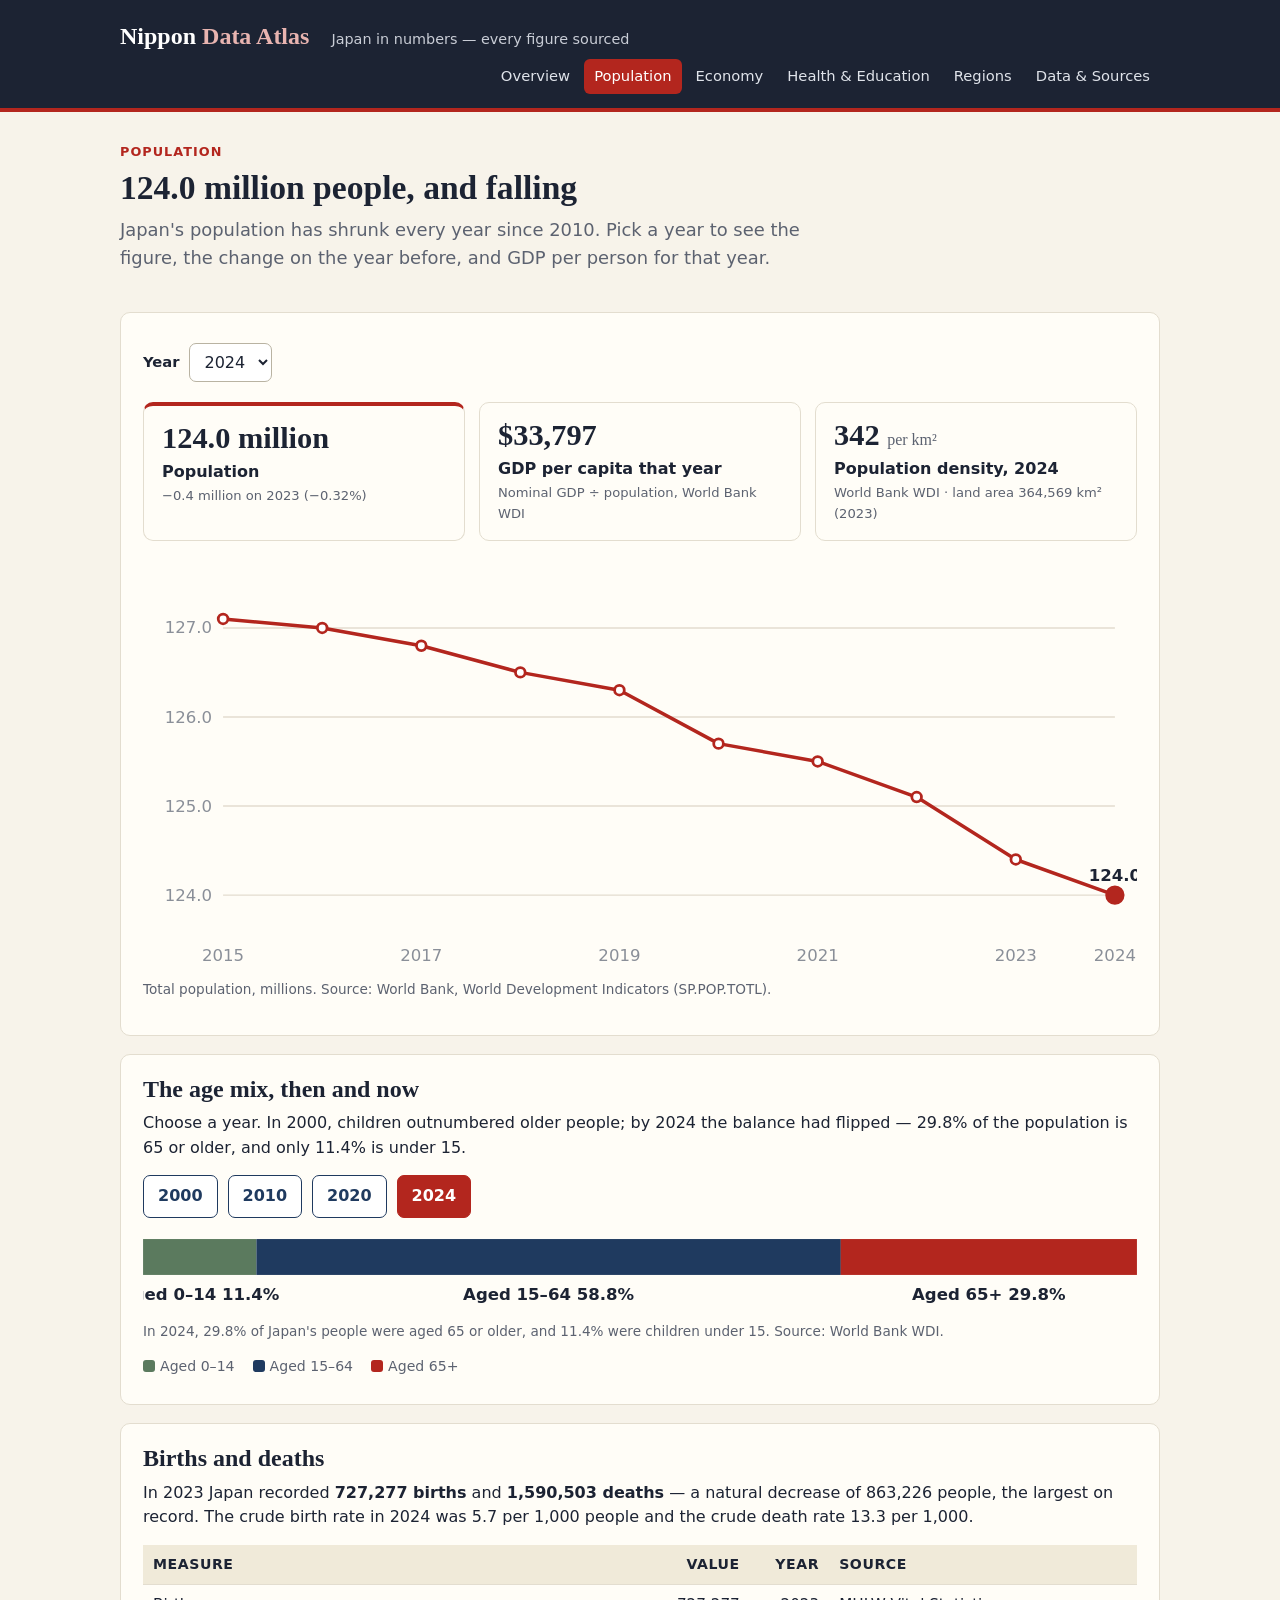
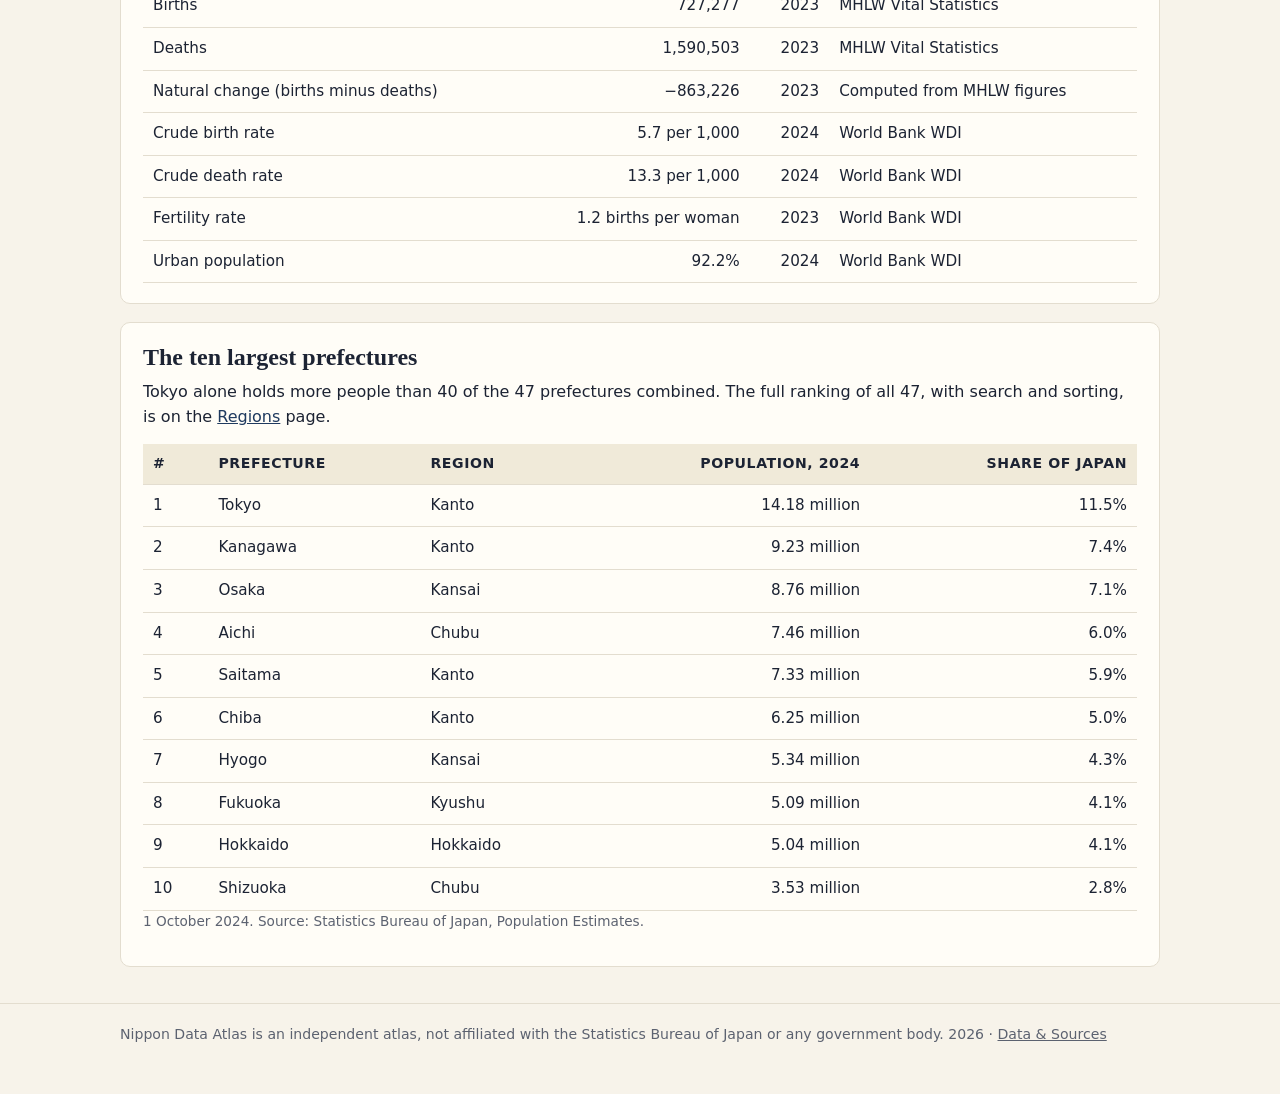
<file: app/population.html>
<!DOCTYPE html>
<html lang="en">
<head>
<meta charset="utf-8">
<meta name="viewport" content="width=device-width, initial-scale=1">
<title>Population — Nippon Data Atlas</title>
<meta name="description" content="Japan's population by year, age structure, births and deaths, and the 47 prefectures. Every figure sourced.">
<link rel="stylesheet" href="style.css">
<script src="data.js" defer></script>
<script src="charts.js" defer></script>
<script src="app.js" defer></script>
</head>
<body>
<header class="site-head">
  <div class="wrap">
    <a class="brand" href="index.html">Nippon <em>Data Atlas</em></a>
    <span class="tagline">Japan in numbers — every figure sourced</span>
    <nav class="main-nav" aria-label="Sections">
      <a href="index.html">Overview</a>
      <a href="population.html" aria-current="page">Population</a>
      <a href="economy.html">Economy</a>
      <a href="health.html">Health &amp; Education</a>
      <a href="regions.html">Regions</a>
      <a href="data.html">Data &amp; Sources</a>
    </nav>
  </div>
</header>

<main class="wrap">
  <section class="hero">
    <p class="kicker">Population</p>
    <h1>124.0 million people, and falling</h1>
    <p class="lede">Japan's population has shrunk every year since 2010. Pick a year to see
    the figure, the change on the year before, and GDP per person for that year.</p>
  </section>

  <section class="panel">
    <div class="controls">
      <label for="pop-year">Year</label>
      <select id="pop-year">
        <option value="2015">2015</option>
        <option value="2016">2016</option>
        <option value="2017">2017</option>
        <option value="2018">2018</option>
        <option value="2019">2019</option>
        <option value="2020">2020</option>
        <option value="2021">2021</option>
        <option value="2022">2022</option>
        <option value="2023">2023</option>
        <option value="2024" selected>2024</option>
      </select>
    </div>
    <div class="stats">
      <div class="stat accent">
        <div class="value" id="pop-year-value">124.0 million</div>
        <div class="label">Population</div>
        <div class="source" id="pop-year-change">−0.4 million on 2023 (−0.32%)</div>
      </div>
      <div class="stat">
        <div class="value" id="pop-year-capita">$33,797</div>
        <div class="label">GDP per capita that year</div>
        <div class="source">Nominal GDP ÷ population, World Bank WDI</div>
      </div>
      <div class="stat">
        <div class="value">342 <small>per km²</small></div>
        <div class="label">Population density, 2024</div>
        <div class="source">World Bank WDI · land area 364,569 km² (2023)</div>
      </div>
    </div>
    <div class="chart" id="pop-chart"></div>
    <p class="fine">Total population, millions. Source: World Bank, World Development Indicators (SP.POP.TOTL).</p>
  </section>

  <section class="panel">
    <h2>The age mix, then and now</h2>
    <p>Choose a year. In 2000, children outnumbered older people; by 2024 the
    balance had flipped — 29.8% of the population is 65 or older, and only 11.4%
    is under 15.</p>
    <div class="controls" role="group" aria-label="Year for age structure">
      <button type="button" data-age-year="2000">2000</button>
      <button type="button" data-age-year="2010">2010</button>
      <button type="button" data-age-year="2020">2020</button>
      <button type="button" data-age-year="2024" class="active">2024</button>
    </div>
    <div class="chart" id="age-chart"></div>
    <p class="fine" id="age-note"></p>
    <div class="legend">
      <span><span class="swatch" style="background:#5b7a5e"></span>Aged 0–14</span>
      <span><span class="swatch" style="background:#1f3a5f"></span>Aged 15–64</span>
      <span><span class="swatch" style="background:#b3261e"></span>Aged 65+</span>
    </div>
  </section>

  <section class="panel">
    <h2>Births and deaths</h2>
    <p>In 2023 Japan recorded <strong>727,277 births</strong> and
    <strong>1,590,503 deaths</strong> — a natural decrease of 863,226 people, the
    largest on record. The crude birth rate in 2024 was 5.7 per 1,000 people and
    the crude death rate 13.3 per 1,000.</p>
    <div class="table-scroll">
      <table>
        <thead><tr><th>Measure</th><th class="num">Value</th><th class="num">Year</th><th>Source</th></tr></thead>
        <tbody>
          <tr><td>Births</td><td class="num">727,277</td><td class="num">2023</td><td>MHLW Vital Statistics</td></tr>
          <tr><td>Deaths</td><td class="num">1,590,503</td><td class="num">2023</td><td>MHLW Vital Statistics</td></tr>
          <tr><td>Natural change (births minus deaths)</td><td class="num">−863,226</td><td class="num">2023</td><td>Computed from MHLW figures</td></tr>
          <tr><td>Crude birth rate</td><td class="num">5.7 per 1,000</td><td class="num">2024</td><td>World Bank WDI</td></tr>
          <tr><td>Crude death rate</td><td class="num">13.3 per 1,000</td><td class="num">2024</td><td>World Bank WDI</td></tr>
          <tr><td>Fertility rate</td><td class="num">1.2 births per woman</td><td class="num">2023</td><td>World Bank WDI</td></tr>
          <tr><td>Urban population</td><td class="num">92.2%</td><td class="num">2024</td><td>World Bank WDI</td></tr>
        </tbody>
      </table>
    </div>
  </section>

  <section class="panel">
    <h2>The ten largest prefectures</h2>
    <p>Tokyo alone holds more people than 40 of the 47 prefectures combined.
    The full ranking of all 47, with search and sorting, is on the
    <a href="regions.html">Regions</a> page.</p>
    <div class="table-scroll">
      <table>
        <thead><tr><th>#</th><th>Prefecture</th><th>Region</th><th class="num">Population, 2024</th><th class="num">Share of Japan</th></tr></thead>
        <tbody>
          <tr><td>1</td><td>Tokyo</td><td>Kanto</td><td class="num">14.18 million</td><td class="num">11.5%</td></tr>
          <tr><td>2</td><td>Kanagawa</td><td>Kanto</td><td class="num">9.23 million</td><td class="num">7.4%</td></tr>
          <tr><td>3</td><td>Osaka</td><td>Kansai</td><td class="num">8.76 million</td><td class="num">7.1%</td></tr>
          <tr><td>4</td><td>Aichi</td><td>Chubu</td><td class="num">7.46 million</td><td class="num">6.0%</td></tr>
          <tr><td>5</td><td>Saitama</td><td>Kanto</td><td class="num">7.33 million</td><td class="num">5.9%</td></tr>
          <tr><td>6</td><td>Chiba</td><td>Kanto</td><td class="num">6.25 million</td><td class="num">5.0%</td></tr>
          <tr><td>7</td><td>Hyogo</td><td>Kansai</td><td class="num">5.34 million</td><td class="num">4.3%</td></tr>
          <tr><td>8</td><td>Fukuoka</td><td>Kyushu</td><td class="num">5.09 million</td><td class="num">4.1%</td></tr>
          <tr><td>9</td><td>Hokkaido</td><td>Hokkaido</td><td class="num">5.04 million</td><td class="num">4.1%</td></tr>
          <tr><td>10</td><td>Shizuoka</td><td>Chubu</td><td class="num">3.53 million</td><td class="num">2.8%</td></tr>
        </tbody>
      </table>
    </div>
    <p class="fine">1 October 2024. Source: Statistics Bureau of Japan, Population Estimates.</p>
  </section>
</main>

<footer class="site-foot">
  <div class="wrap">
    <p>Nippon Data Atlas is an independent atlas, not affiliated with the Statistics
    Bureau of Japan or any government body. <span id="site-year">2026</span> · <a href="data.html">Data &amp; Sources</a></p>
  </div>
</footer>
</body>
</html>
</file>
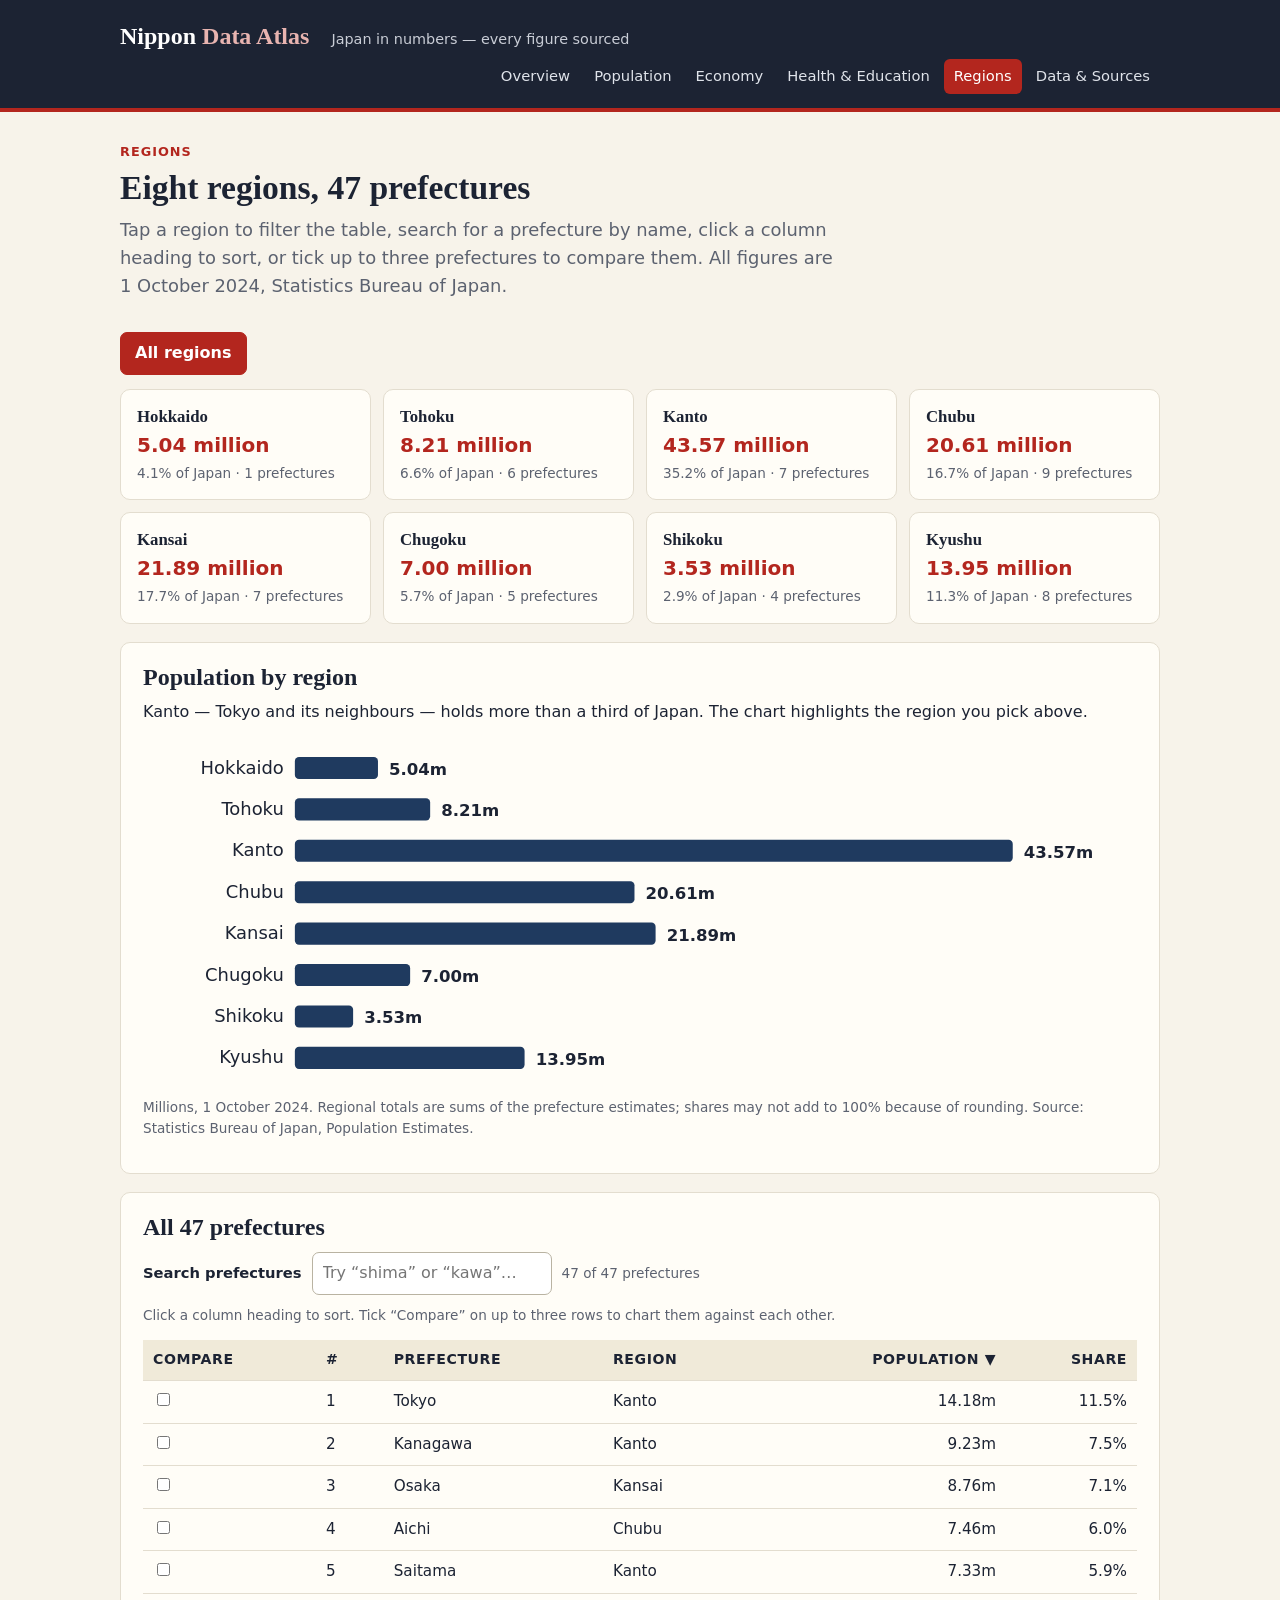
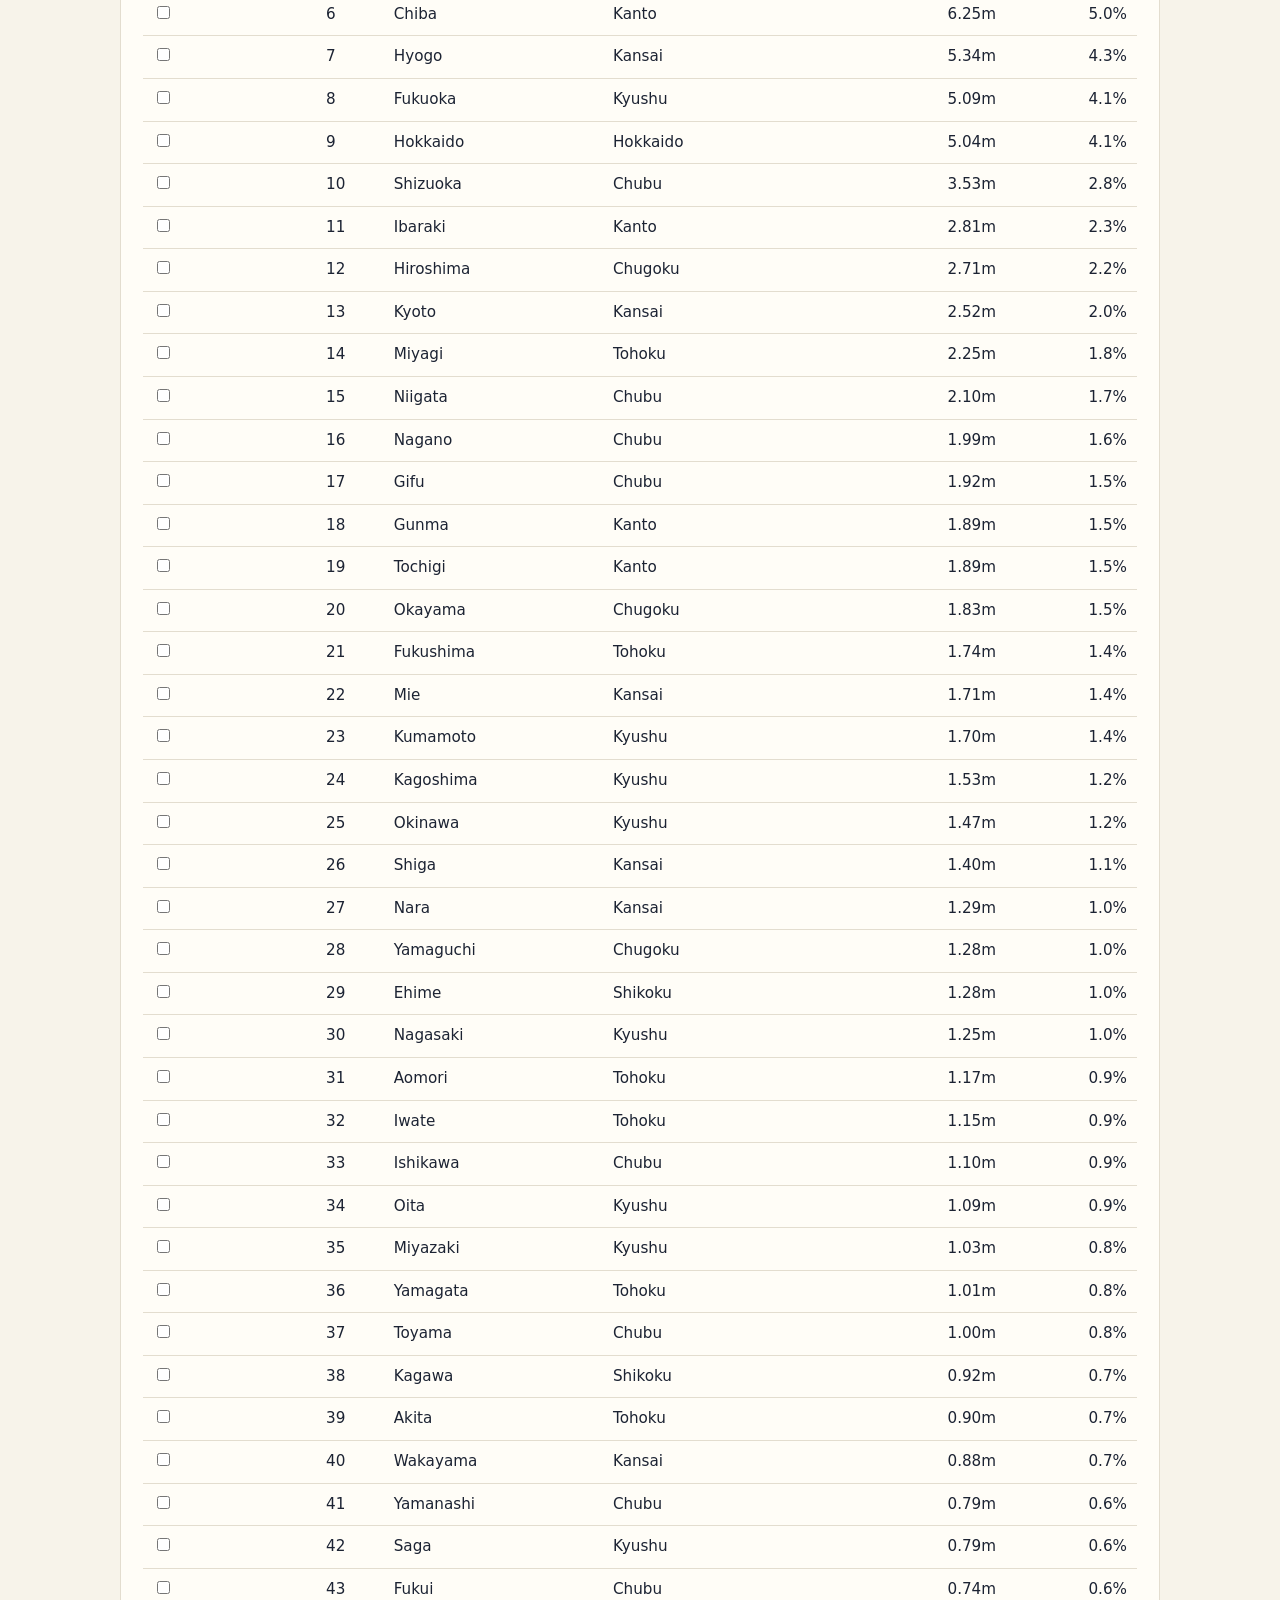
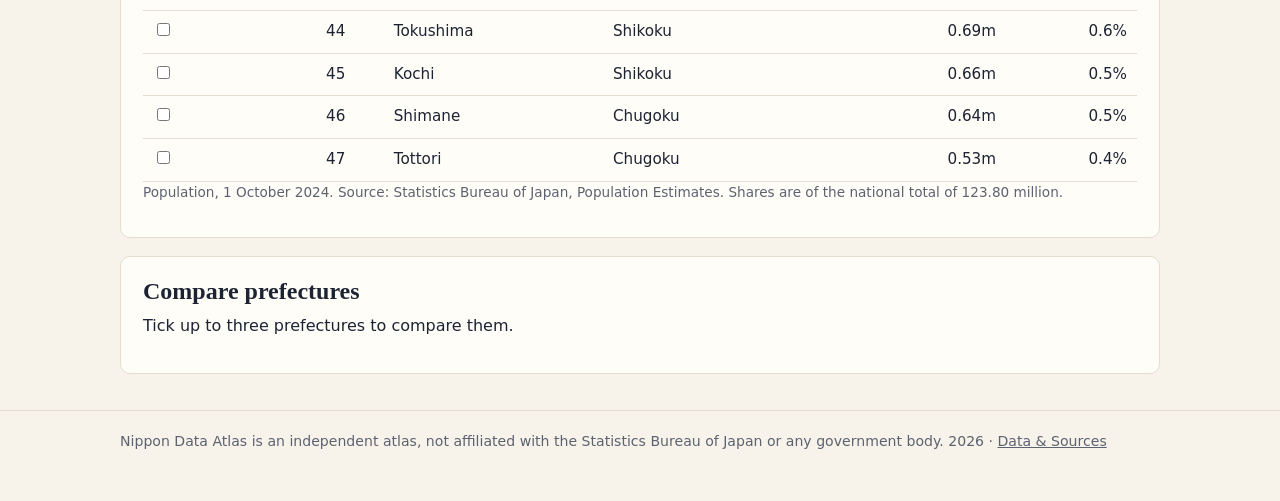
<file: app/regions.html>
<!DOCTYPE html>
<html lang="en">
<head>
<meta charset="utf-8">
<meta name="viewport" content="width=device-width, initial-scale=1">
<title>Regions — Nippon Data Atlas</title>
<meta name="description" content="Japan's eight regions and all 47 prefectures by population. Filter, search, sort and compare. Every figure sourced.">
<link rel="stylesheet" href="style.css">
<script src="data.js" defer></script>
<script src="charts.js" defer></script>
<script src="app.js" defer></script>
</head>
<body>
<header class="site-head">
  <div class="wrap">
    <a class="brand" href="index.html">Nippon <em>Data Atlas</em></a>
    <span class="tagline">Japan in numbers — every figure sourced</span>
    <nav class="main-nav" aria-label="Sections">
      <a href="index.html">Overview</a>
      <a href="population.html">Population</a>
      <a href="economy.html">Economy</a>
      <a href="health.html">Health &amp; Education</a>
      <a href="regions.html" aria-current="page">Regions</a>
      <a href="data.html">Data &amp; Sources</a>
    </nav>
  </div>
</header>

<main class="wrap">
  <section class="hero">
    <p class="kicker">Regions</p>
    <h1>Eight regions, 47 prefectures</h1>
    <p class="lede">Tap a region to filter the table, search for a prefecture by name, click a
    column heading to sort, or tick up to three prefectures to compare them.
    All figures are 1 October 2024, Statistics Bureau of Japan.</p>
  </section>

  <div class="controls">
    <button type="button" data-region-filter="All" class="active" aria-pressed="true">All regions</button>
  </div>
  <section class="region-grid" aria-label="Regions">
    <button type="button" class="region-card" data-region-filter="Hokkaido" data-region-card="Hokkaido" aria-pressed="false">
      <span class="region-name">Hokkaido</span><br>
      <span class="region-pop">5.04 million</span><br>
      <span class="region-meta"><span class="region-share">4.1% of Japan</span> · <span class="region-count">1 prefecture</span></span>
    </button>
    <button type="button" class="region-card" data-region-filter="Tohoku" data-region-card="Tohoku" aria-pressed="false">
      <span class="region-name">Tohoku</span><br>
      <span class="region-pop">8.21 million</span><br>
      <span class="region-meta"><span class="region-share">6.6% of Japan</span> · <span class="region-count">6 prefectures</span></span>
    </button>
    <button type="button" class="region-card" data-region-filter="Kanto" data-region-card="Kanto" aria-pressed="false">
      <span class="region-name">Kanto</span><br>
      <span class="region-pop">43.57 million</span><br>
      <span class="region-meta"><span class="region-share">35.2% of Japan</span> · <span class="region-count">7 prefectures</span></span>
    </button>
    <button type="button" class="region-card" data-region-filter="Chubu" data-region-card="Chubu" aria-pressed="false">
      <span class="region-name">Chubu</span><br>
      <span class="region-pop">20.61 million</span><br>
      <span class="region-meta"><span class="region-share">16.7% of Japan</span> · <span class="region-count">9 prefectures</span></span>
    </button>
    <button type="button" class="region-card" data-region-filter="Kansai" data-region-card="Kansai" aria-pressed="false">
      <span class="region-name">Kansai</span><br>
      <span class="region-pop">21.89 million</span><br>
      <span class="region-meta"><span class="region-share">17.7% of Japan</span> · <span class="region-count">7 prefectures</span></span>
    </button>
    <button type="button" class="region-card" data-region-filter="Chugoku" data-region-card="Chugoku" aria-pressed="false">
      <span class="region-name">Chugoku</span><br>
      <span class="region-pop">7.00 million</span><br>
      <span class="region-meta"><span class="region-share">5.7% of Japan</span> · <span class="region-count">5 prefectures</span></span>
    </button>
    <button type="button" class="region-card" data-region-filter="Shikoku" data-region-card="Shikoku" aria-pressed="false">
      <span class="region-name">Shikoku</span><br>
      <span class="region-pop">3.53 million</span><br>
      <span class="region-meta"><span class="region-share">2.9% of Japan</span> · <span class="region-count">4 prefectures</span></span>
    </button>
    <button type="button" class="region-card" data-region-filter="Kyushu" data-region-card="Kyushu" aria-pressed="false">
      <span class="region-name">Kyushu</span><br>
      <span class="region-pop">13.95 million</span><br>
      <span class="region-meta"><span class="region-share">11.3% of Japan</span> · <span class="region-count">8 prefectures</span></span>
    </button>
  </section>

  <section class="panel">
    <h2>Population by region</h2>
    <p>Kanto — Tokyo and its neighbours — holds more than a third of Japan. The
    chart highlights the region you pick above.</p>
    <div class="chart" id="region-chart"></div>
    <p class="fine">Millions, 1 October 2024. Regional totals are sums of the prefecture
    estimates; shares may not add to 100% because of rounding. Source: Statistics
    Bureau of Japan, Population Estimates.</p>
  </section>

  <section class="panel">
    <h2>All 47 prefectures</h2>
    <div class="controls">
      <label for="prefecture-search">Search prefectures</label>
      <input type="search" id="prefecture-search" placeholder="Try “shima” or “kawa”…" aria-label="Search prefectures">
      <span class="fine" id="prefecture-count">47 of 47 prefectures</span>
    </div>
    <p class="fine">Click a column heading to sort. Tick “Compare” on up to three rows to chart them against each other.</p>
    <div class="table-scroll">
      <table id="prefecture-table">
        <thead><tr><th>Compare</th><th>#</th><th data-sort="name" aria-sort="none">Prefecture</th><th data-sort="region" aria-sort="none">Region</th><th class="num" data-sort="pop" aria-sort="descending">Population</th><th class="num">Share</th></tr></thead>
        <tbody>
          <tr data-name="tokyo" data-region="Kanto" data-pop="14178"><td><input type="checkbox" data-compare="Tokyo" aria-label="Compare Tokyo"></td><td class="rank">1</td><td>Tokyo</td><td>Kanto</td><td class="num">14.18m</td><td class="num">11.5%</td></tr>
          <tr data-name="kanagawa" data-region="Kanto" data-pop="9225"><td><input type="checkbox" data-compare="Kanagawa" aria-label="Compare Kanagawa"></td><td class="rank">2</td><td>Kanagawa</td><td>Kanto</td><td class="num">9.23m</td><td class="num">7.5%</td></tr>
          <tr data-name="osaka" data-region="Kansai" data-pop="8757"><td><input type="checkbox" data-compare="Osaka" aria-label="Compare Osaka"></td><td class="rank">3</td><td>Osaka</td><td>Kansai</td><td class="num">8.76m</td><td class="num">7.1%</td></tr>
          <tr data-name="aichi" data-region="Chubu" data-pop="7460"><td><input type="checkbox" data-compare="Aichi" aria-label="Compare Aichi"></td><td class="rank">4</td><td>Aichi</td><td>Chubu</td><td class="num">7.46m</td><td class="num">6.0%</td></tr>
          <tr data-name="saitama" data-region="Kanto" data-pop="7332"><td><input type="checkbox" data-compare="Saitama" aria-label="Compare Saitama"></td><td class="rank">5</td><td>Saitama</td><td>Kanto</td><td class="num">7.33m</td><td class="num">5.9%</td></tr>
          <tr data-name="chiba" data-region="Kanto" data-pop="6251"><td><input type="checkbox" data-compare="Chiba" aria-label="Compare Chiba"></td><td class="rank">6</td><td>Chiba</td><td>Kanto</td><td class="num">6.25m</td><td class="num">5.0%</td></tr>
          <tr data-name="hyogo" data-region="Kansai" data-pop="5337"><td><input type="checkbox" data-compare="Hyogo" aria-label="Compare Hyogo"></td><td class="rank">7</td><td>Hyogo</td><td>Kansai</td><td class="num">5.34m</td><td class="num">4.3%</td></tr>
          <tr data-name="fukuoka" data-region="Kyushu" data-pop="5092"><td><input type="checkbox" data-compare="Fukuoka" aria-label="Compare Fukuoka"></td><td class="rank">8</td><td>Fukuoka</td><td>Kyushu</td><td class="num">5.09m</td><td class="num">4.1%</td></tr>
          <tr data-name="hokkaido" data-region="Hokkaido" data-pop="5043"><td><input type="checkbox" data-compare="Hokkaido" aria-label="Compare Hokkaido"></td><td class="rank">9</td><td>Hokkaido</td><td>Hokkaido</td><td class="num">5.04m</td><td class="num">4.1%</td></tr>
          <tr data-name="shizuoka" data-region="Chubu" data-pop="3527"><td><input type="checkbox" data-compare="Shizuoka" aria-label="Compare Shizuoka"></td><td class="rank">10</td><td>Shizuoka</td><td>Chubu</td><td class="num">3.53m</td><td class="num">2.8%</td></tr>
          <tr data-name="ibaraki" data-region="Kanto" data-pop="2806"><td><input type="checkbox" data-compare="Ibaraki" aria-label="Compare Ibaraki"></td><td class="rank">11</td><td>Ibaraki</td><td>Kanto</td><td class="num">2.81m</td><td class="num">2.3%</td></tr>
          <tr data-name="hiroshima" data-region="Chugoku" data-pop="2714"><td><input type="checkbox" data-compare="Hiroshima" aria-label="Compare Hiroshima"></td><td class="rank">12</td><td>Hiroshima</td><td>Chugoku</td><td class="num">2.71m</td><td class="num">2.2%</td></tr>
          <tr data-name="kyoto" data-region="Kansai" data-pop="2520"><td><input type="checkbox" data-compare="Kyoto" aria-label="Compare Kyoto"></td><td class="rank">13</td><td>Kyoto</td><td>Kansai</td><td class="num">2.52m</td><td class="num">2.0%</td></tr>
          <tr data-name="miyagi" data-region="Tohoku" data-pop="2248"><td><input type="checkbox" data-compare="Miyagi" aria-label="Compare Miyagi"></td><td class="rank">14</td><td>Miyagi</td><td>Tohoku</td><td class="num">2.25m</td><td class="num">1.8%</td></tr>
          <tr data-name="niigata" data-region="Chubu" data-pop="2099"><td><input type="checkbox" data-compare="Niigata" aria-label="Compare Niigata"></td><td class="rank">15</td><td>Niigata</td><td>Chubu</td><td class="num">2.10m</td><td class="num">1.7%</td></tr>
          <tr data-name="nagano" data-region="Chubu" data-pop="1987"><td><input type="checkbox" data-compare="Nagano" aria-label="Compare Nagano"></td><td class="rank">16</td><td>Nagano</td><td>Chubu</td><td class="num">1.99m</td><td class="num">1.6%</td></tr>
          <tr data-name="gifu" data-region="Chubu" data-pop="1916"><td><input type="checkbox" data-compare="Gifu" aria-label="Compare Gifu"></td><td class="rank">17</td><td>Gifu</td><td>Chubu</td><td class="num">1.92m</td><td class="num">1.5%</td></tr>
          <tr data-name="gunma" data-region="Kanto" data-pop="1890"><td><input type="checkbox" data-compare="Gunma" aria-label="Compare Gunma"></td><td class="rank">18</td><td>Gunma</td><td>Kanto</td><td class="num">1.89m</td><td class="num">1.5%</td></tr>
          <tr data-name="tochigi" data-region="Kanto" data-pop="1885"><td><input type="checkbox" data-compare="Tochigi" aria-label="Compare Tochigi"></td><td class="rank">19</td><td>Tochigi</td><td>Kanto</td><td class="num">1.89m</td><td class="num">1.5%</td></tr>
          <tr data-name="okayama" data-region="Chugoku" data-pop="1831"><td><input type="checkbox" data-compare="Okayama" aria-label="Compare Okayama"></td><td class="rank">20</td><td>Okayama</td><td>Chugoku</td><td class="num">1.83m</td><td class="num">1.5%</td></tr>
          <tr data-name="fukushima" data-region="Tohoku" data-pop="1743"><td><input type="checkbox" data-compare="Fukushima" aria-label="Compare Fukushima"></td><td class="rank">21</td><td>Fukushima</td><td>Tohoku</td><td class="num">1.74m</td><td class="num">1.4%</td></tr>
          <tr data-name="mie" data-region="Kansai" data-pop="1711"><td><input type="checkbox" data-compare="Mie" aria-label="Compare Mie"></td><td class="rank">22</td><td>Mie</td><td>Kansai</td><td class="num">1.71m</td><td class="num">1.4%</td></tr>
          <tr data-name="kumamoto" data-region="Kyushu" data-pop="1697"><td><input type="checkbox" data-compare="Kumamoto" aria-label="Compare Kumamoto"></td><td class="rank">23</td><td>Kumamoto</td><td>Kyushu</td><td class="num">1.70m</td><td class="num">1.4%</td></tr>
          <tr data-name="kagoshima" data-region="Kyushu" data-pop="1532"><td><input type="checkbox" data-compare="Kagoshima" aria-label="Compare Kagoshima"></td><td class="rank">24</td><td>Kagoshima</td><td>Kyushu</td><td class="num">1.53m</td><td class="num">1.2%</td></tr>
          <tr data-name="okinawa" data-region="Kyushu" data-pop="1466"><td><input type="checkbox" data-compare="Okinawa" aria-label="Compare Okinawa"></td><td class="rank">25</td><td>Okinawa</td><td>Kyushu</td><td class="num">1.47m</td><td class="num">1.2%</td></tr>
          <tr data-name="shiga" data-region="Kansai" data-pop="1402"><td><input type="checkbox" data-compare="Shiga" aria-label="Compare Shiga"></td><td class="rank">26</td><td>Shiga</td><td>Kansai</td><td class="num">1.40m</td><td class="num">1.1%</td></tr>
          <tr data-name="nara" data-region="Kansai" data-pop="1285"><td><input type="checkbox" data-compare="Nara" aria-label="Compare Nara"></td><td class="rank">27</td><td>Nara</td><td>Kansai</td><td class="num">1.29m</td><td class="num">1.0%</td></tr>
          <tr data-name="yamaguchi" data-region="Chugoku" data-pop="1281"><td><input type="checkbox" data-compare="Yamaguchi" aria-label="Compare Yamaguchi"></td><td class="rank">28</td><td>Yamaguchi</td><td>Chugoku</td><td class="num">1.28m</td><td class="num">1.0%</td></tr>
          <tr data-name="ehime" data-region="Shikoku" data-pop="1276"><td><input type="checkbox" data-compare="Ehime" aria-label="Compare Ehime"></td><td class="rank">29</td><td>Ehime</td><td>Shikoku</td><td class="num">1.28m</td><td class="num">1.0%</td></tr>
          <tr data-name="nagasaki" data-region="Kyushu" data-pop="1252"><td><input type="checkbox" data-compare="Nagasaki" aria-label="Compare Nagasaki"></td><td class="rank">30</td><td>Nagasaki</td><td>Kyushu</td><td class="num">1.25m</td><td class="num">1.0%</td></tr>
          <tr data-name="aomori" data-region="Tohoku" data-pop="1165"><td><input type="checkbox" data-compare="Aomori" aria-label="Compare Aomori"></td><td class="rank">31</td><td>Aomori</td><td>Tohoku</td><td class="num">1.17m</td><td class="num">0.9%</td></tr>
          <tr data-name="iwate" data-region="Tohoku" data-pop="1145"><td><input type="checkbox" data-compare="Iwate" aria-label="Compare Iwate"></td><td class="rank">32</td><td>Iwate</td><td>Tohoku</td><td class="num">1.15m</td><td class="num">0.9%</td></tr>
          <tr data-name="ishikawa" data-region="Chubu" data-pop="1098"><td><input type="checkbox" data-compare="Ishikawa" aria-label="Compare Ishikawa"></td><td class="rank">33</td><td>Ishikawa</td><td>Chubu</td><td class="num">1.10m</td><td class="num">0.9%</td></tr>
          <tr data-name="oita" data-region="Kyushu" data-pop="1085"><td><input type="checkbox" data-compare="Oita" aria-label="Compare Oita"></td><td class="rank">34</td><td>Oita</td><td>Kyushu</td><td class="num">1.09m</td><td class="num">0.9%</td></tr>
          <tr data-name="miyazaki" data-region="Kyushu" data-pop="1033"><td><input type="checkbox" data-compare="Miyazaki" aria-label="Compare Miyazaki"></td><td class="rank">35</td><td>Miyazaki</td><td>Kyushu</td><td class="num">1.03m</td><td class="num">0.8%</td></tr>
          <tr data-name="yamagata" data-region="Tohoku" data-pop="1011"><td><input type="checkbox" data-compare="Yamagata" aria-label="Compare Yamagata"></td><td class="rank">36</td><td>Yamagata</td><td>Tohoku</td><td class="num">1.01m</td><td class="num">0.8%</td></tr>
          <tr data-name="toyama" data-region="Chubu" data-pop="997"><td><input type="checkbox" data-compare="Toyama" aria-label="Compare Toyama"></td><td class="rank">37</td><td>Toyama</td><td>Chubu</td><td class="num">1.00m</td><td class="num">0.8%</td></tr>
          <tr data-name="kagawa" data-region="Shikoku" data-pop="917"><td><input type="checkbox" data-compare="Kagawa" aria-label="Compare Kagawa"></td><td class="rank">38</td><td>Kagawa</td><td>Shikoku</td><td class="num">0.92m</td><td class="num">0.7%</td></tr>
          <tr data-name="akita" data-region="Tohoku" data-pop="897"><td><input type="checkbox" data-compare="Akita" aria-label="Compare Akita"></td><td class="rank">39</td><td>Akita</td><td>Tohoku</td><td class="num">0.90m</td><td class="num">0.7%</td></tr>
          <tr data-name="wakayama" data-region="Kansai" data-pop="880"><td><input type="checkbox" data-compare="Wakayama" aria-label="Compare Wakayama"></td><td class="rank">40</td><td>Wakayama</td><td>Kansai</td><td class="num">0.88m</td><td class="num">0.7%</td></tr>
          <tr data-name="yamanashi" data-region="Chubu" data-pop="791"><td><input type="checkbox" data-compare="Yamanashi" aria-label="Compare Yamanashi"></td><td class="rank">41</td><td>Yamanashi</td><td>Chubu</td><td class="num">0.79m</td><td class="num">0.6%</td></tr>
          <tr data-name="saga" data-region="Kyushu" data-pop="788"><td><input type="checkbox" data-compare="Saga" aria-label="Compare Saga"></td><td class="rank">42</td><td>Saga</td><td>Kyushu</td><td class="num">0.79m</td><td class="num">0.6%</td></tr>
          <tr data-name="fukui" data-region="Chubu" data-pop="739"><td><input type="checkbox" data-compare="Fukui" aria-label="Compare Fukui"></td><td class="rank">43</td><td>Fukui</td><td>Chubu</td><td class="num">0.74m</td><td class="num">0.6%</td></tr>
          <tr data-name="tokushima" data-region="Shikoku" data-pop="685"><td><input type="checkbox" data-compare="Tokushima" aria-label="Compare Tokushima"></td><td class="rank">44</td><td>Tokushima</td><td>Shikoku</td><td class="num">0.69m</td><td class="num">0.6%</td></tr>
          <tr data-name="kochi" data-region="Shikoku" data-pop="656"><td><input type="checkbox" data-compare="Kochi" aria-label="Compare Kochi"></td><td class="rank">45</td><td>Kochi</td><td>Shikoku</td><td class="num">0.66m</td><td class="num">0.5%</td></tr>
          <tr data-name="shimane" data-region="Chugoku" data-pop="642"><td><input type="checkbox" data-compare="Shimane" aria-label="Compare Shimane"></td><td class="rank">46</td><td>Shimane</td><td>Chugoku</td><td class="num">0.64m</td><td class="num">0.5%</td></tr>
          <tr data-name="tottori" data-region="Chugoku" data-pop="531"><td><input type="checkbox" data-compare="Tottori" aria-label="Compare Tottori"></td><td class="rank">47</td><td>Tottori</td><td>Chugoku</td><td class="num">0.53m</td><td class="num">0.4%</td></tr>
        </tbody>
      </table>
    </div>
    <p class="fine" id="prefecture-empty" style="display:none">No prefecture matches that search.</p>
    <p class="fine">Population, 1 October 2024. Source: Statistics Bureau of Japan, Population Estimates. Shares are of the national total of 123.80 million.</p>
  </section>

  <section class="panel">
    <h2>Compare prefectures</h2>
    <p id="compare-note">Tick up to three prefectures to compare them.</p>
    <div class="chart" id="compare-chart"></div>
  </section>
</main>

<footer class="site-foot">
  <div class="wrap">
    <p>Nippon Data Atlas is an independent atlas, not affiliated with the Statistics
    Bureau of Japan or any government body. <span id="site-year">2026</span> · <a href="data.html">Data &amp; Sources</a></p>
  </div>
</footer>
</body>
</html>
</file>
<file: app/style.css>
/* Nippon Data Atlas — styles. System fonts only; nothing loads from a network. */

:root {
  --paper: #f7f3ea;
  --card: #fffdf7;
  --ink: #1c2333;
  --muted: #5c6270;
  --line: #e3ddcf;
  --red: #b3261e;
  --red-dark: #8f1d17;
  --indigo: #1f3a5f;
  --ochre: #c98a1b;
  --sage: #5b7a5e;
  --radius: 10px;
}

* { box-sizing: border-box; }

html { scroll-behavior: smooth; }

body {
  margin: 0;
  background: var(--paper);
  color: var(--ink);
  font-family: system-ui, -apple-system, "Segoe UI", Roboto, sans-serif;
  font-size: 16px;
  line-height: 1.55;
}

h1, h2, h3 {
  font-family: Georgia, "Times New Roman", serif;
  line-height: 1.2;
  margin: 0 0 0.5rem;
}

h1 { font-size: 2.1rem; }
h2 { font-size: 1.5rem; margin-top: 2.2rem; }
h3 { font-size: 1.15rem; }

p { margin: 0 0 0.9rem; }
a { color: var(--indigo); }
a:hover { color: var(--red); }

.wrap { max-width: 1080px; margin: 0 auto; padding: 0 20px; }

/* ---- header ---- */
.site-head {
  background: var(--ink);
  color: #f7f3ea;
  border-bottom: 4px solid var(--red);
}
.site-head .wrap {
  display: flex;
  align-items: baseline;
  flex-wrap: wrap;
  gap: 4px 22px;
  padding-top: 18px;
  padding-bottom: 14px;
}
.brand { font-family: Georgia, serif; font-size: 1.5rem; font-weight: 700; color: #fff; text-decoration: none; }
.brand em { color: #e8b4b0; font-style: normal; }
.tagline { font-size: 0.9rem; color: #c9cdd6; }
nav.main-nav { margin-left: auto; display: flex; flex-wrap: wrap; gap: 2px 4px; }
nav.main-nav a {
  color: #dfe3ea;
  text-decoration: none;
  font-size: 0.92rem;
  padding: 6px 10px;
  border-radius: 6px;
}
nav.main-nav a:hover { background: #2a3347; color: #fff; }
nav.main-nav a[aria-current="page"] { background: var(--red); color: #fff; }

/* ---- hero ---- */
.hero { padding: 30px 0 8px; }
.hero .kicker {
  color: var(--red);
  font-weight: 700;
  letter-spacing: 0.08em;
  text-transform: uppercase;
  font-size: 0.8rem;
  margin-bottom: 6px;
}
.hero p.lede { font-size: 1.12rem; color: var(--muted); max-width: 720px; }

/* ---- stat cards ---- */
.stats {
  display: grid;
  grid-template-columns: repeat(3, 1fr);
  gap: 14px;
  margin: 20px 0;
}
.stat {
  background: var(--card);
  border: 1px solid var(--line);
  border-radius: var(--radius);
  padding: 16px 18px;
}
.stat .value { font-family: Georgia, serif; font-size: 1.9rem; font-weight: 700; line-height: 1.1; }
.stat .value small { font-size: 1rem; color: var(--muted); font-weight: 400; }
.stat .label { font-weight: 700; margin-top: 4px; }
.stat .source { font-size: 0.82rem; color: var(--muted); margin-top: 2px; }
.stat.accent { border-top: 4px solid var(--red); }

/* ---- panels ---- */
.panel {
  background: var(--card);
  border: 1px solid var(--line);
  border-radius: var(--radius);
  padding: 20px 22px;
  margin: 18px 0;
}
.panel h2 { margin-top: 0; }
.panel .fine { font-size: 0.85rem; color: var(--muted); }
.chart { margin: 8px 0 4px; }
.chart svg { display: block; }

/* ---- controls ---- */
.controls { display: flex; flex-wrap: wrap; gap: 8px 10px; align-items: center; margin: 10px 0; }
.controls label { font-weight: 700; font-size: 0.92rem; }
select, input[type="search"], input[type="text"] {
  font: inherit;
  padding: 8px 10px;
  border: 1px solid #b9b3a2;
  border-radius: 7px;
  background: #fff;
  color: var(--ink);
}
input[type="search"] { min-width: 240px; }
button, .btn {
  font: inherit;
  font-weight: 700;
  padding: 8px 14px;
  border-radius: 7px;
  border: 1px solid var(--indigo);
  background: #fff;
  color: var(--indigo);
  cursor: pointer;
}
button:hover, .btn:hover { background: var(--indigo); color: #fff; }
button.active, .btn.active { background: var(--red); border-color: var(--red); color: #fff; }
button:focus-visible, a:focus-visible, select:focus-visible, input:focus-visible { outline: 3px solid var(--ochre); outline-offset: 2px; }

/* ---- tables ---- */
table { width: 100%; border-collapse: collapse; font-size: 0.95rem; }
th, td { padding: 9px 10px; text-align: left; border-bottom: 1px solid var(--line); }
th { background: #f0ead9; font-size: 0.88rem; text-transform: uppercase; letter-spacing: 0.04em; }
td.num, th.num { text-align: right; font-variant-numeric: tabular-nums; }
tbody tr:hover { background: #faf6ec; }
th[aria-sort="ascending"]::after { content: " ▲"; }
th[aria-sort="descending"]::after { content: " ▼"; }
.table-scroll { overflow-x: auto; }

/* ---- region cards ---- */
.region-grid { display: grid; grid-template-columns: repeat(4, 1fr); gap: 12px; margin: 14px 0; }
.region-card {
  background: var(--card);
  border: 1px solid var(--line);
  border-radius: var(--radius);
  padding: 14px 16px;
  text-align: left;
  font: inherit;
  cursor: pointer;
  color: var(--ink);
}
.region-card:hover { border-color: var(--red); }
.region-card .region-name { font-family: Georgia, serif; font-weight: 700; font-size: 1.05rem; }
.region-card .region-pop { font-size: 1.25rem; font-weight: 700; color: var(--red); margin-top: 4px; }
.region-card .region-meta { font-size: 0.85rem; color: var(--muted); }

/* ---- misc ---- */
.two-col { display: grid; grid-template-columns: 1fr 1fr; gap: 18px; }
.two-col .panel { margin: 0; }
.note {
  border-left: 4px solid var(--ochre);
  background: #fdf6e3;
  padding: 12px 16px;
  border-radius: 0 8px 8px 0;
  margin: 16px 0;
}
.note p { margin: 0; }
ul.tight { margin: 0 0 0.9rem; padding-left: 1.2rem; }
ul.tight li { margin-bottom: 0.35rem; }
.pill {
  display: inline-block;
  background: var(--indigo);
  color: #fff;
  font-size: 0.78rem;
  font-weight: 700;
  padding: 2px 9px;
  border-radius: 999px;
}
.legend { display: flex; flex-wrap: wrap; gap: 6px 18px; font-size: 0.88rem; color: var(--muted); margin: 6px 0; }
.legend .swatch { display: inline-block; width: 12px; height: 12px; border-radius: 3px; margin-right: 5px; vertical-align: -1px; }
.site-foot {
  border-top: 1px solid var(--line);
  margin-top: 36px;
  padding: 20px 0 34px;
  color: var(--muted);
  font-size: 0.88rem;
}
.site-foot a { color: var(--muted); }

/* ---- phone ---- */
@media (max-width: 720px) {
  h1 { font-size: 1.6rem; }
  .stats { grid-template-columns: 1fr 1fr; }
  .two-col { grid-template-columns: 1fr; }
  .region-grid { grid-template-columns: 1fr 1fr; }
  nav.main-nav { margin-left: 0; }
  .panel { padding: 16px; }
  input[type="search"] { min-width: 0; width: 100%; }
}
@media (max-width: 420px) {
  .stats { grid-template-columns: 1fr; }
  .region-grid { grid-template-columns: 1fr; }
}
</file>
